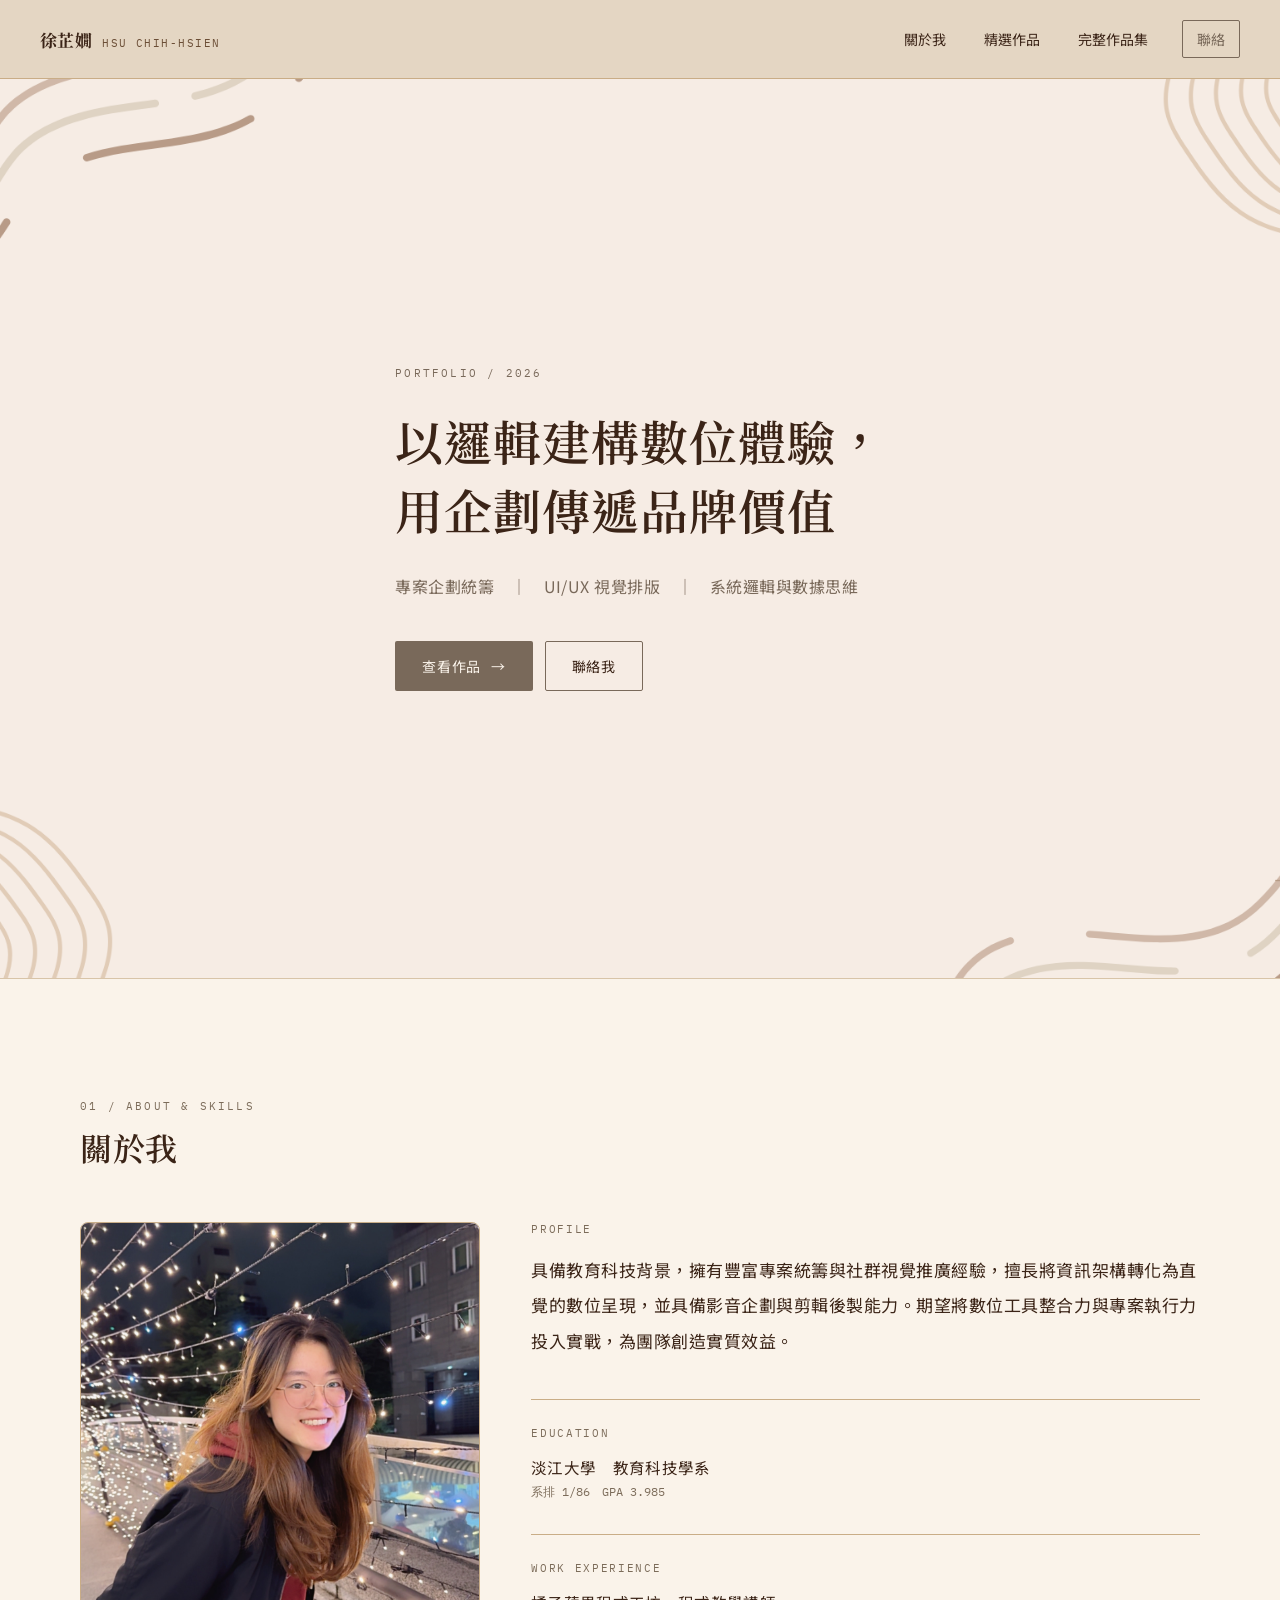
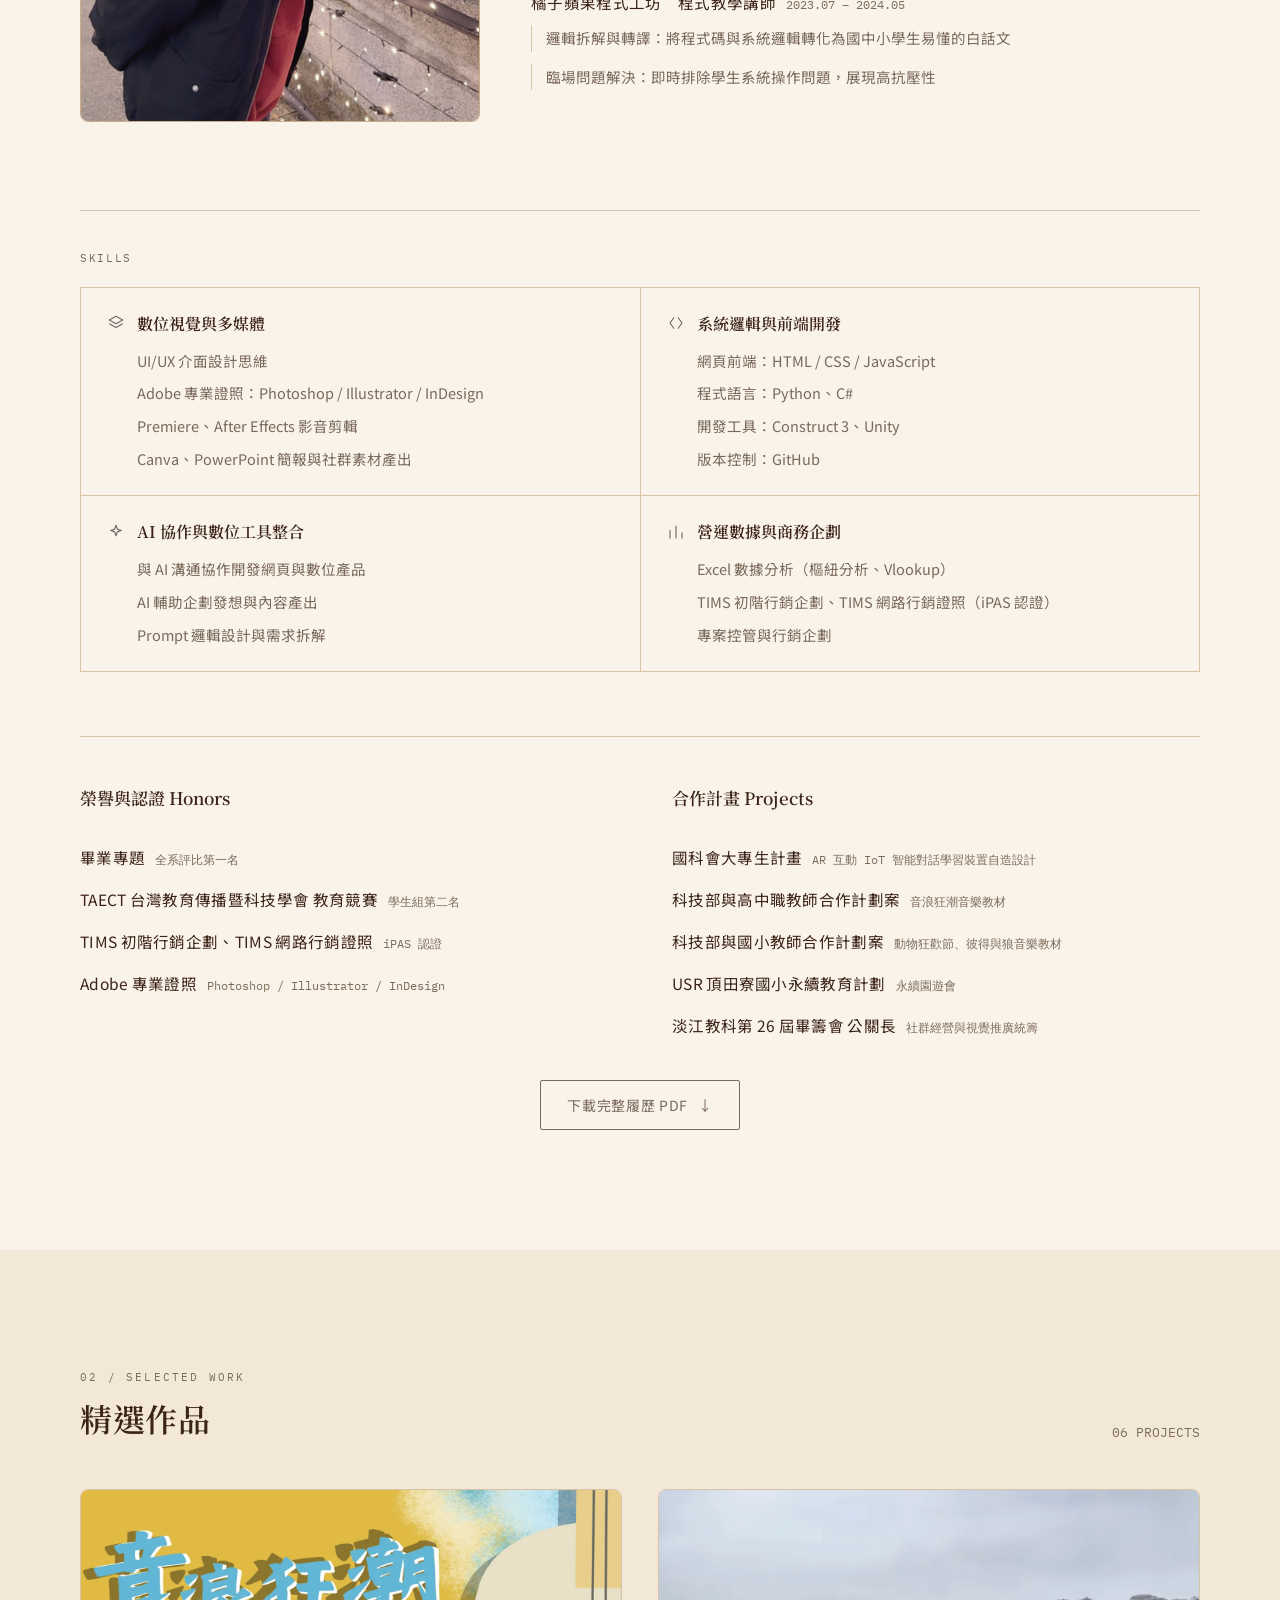
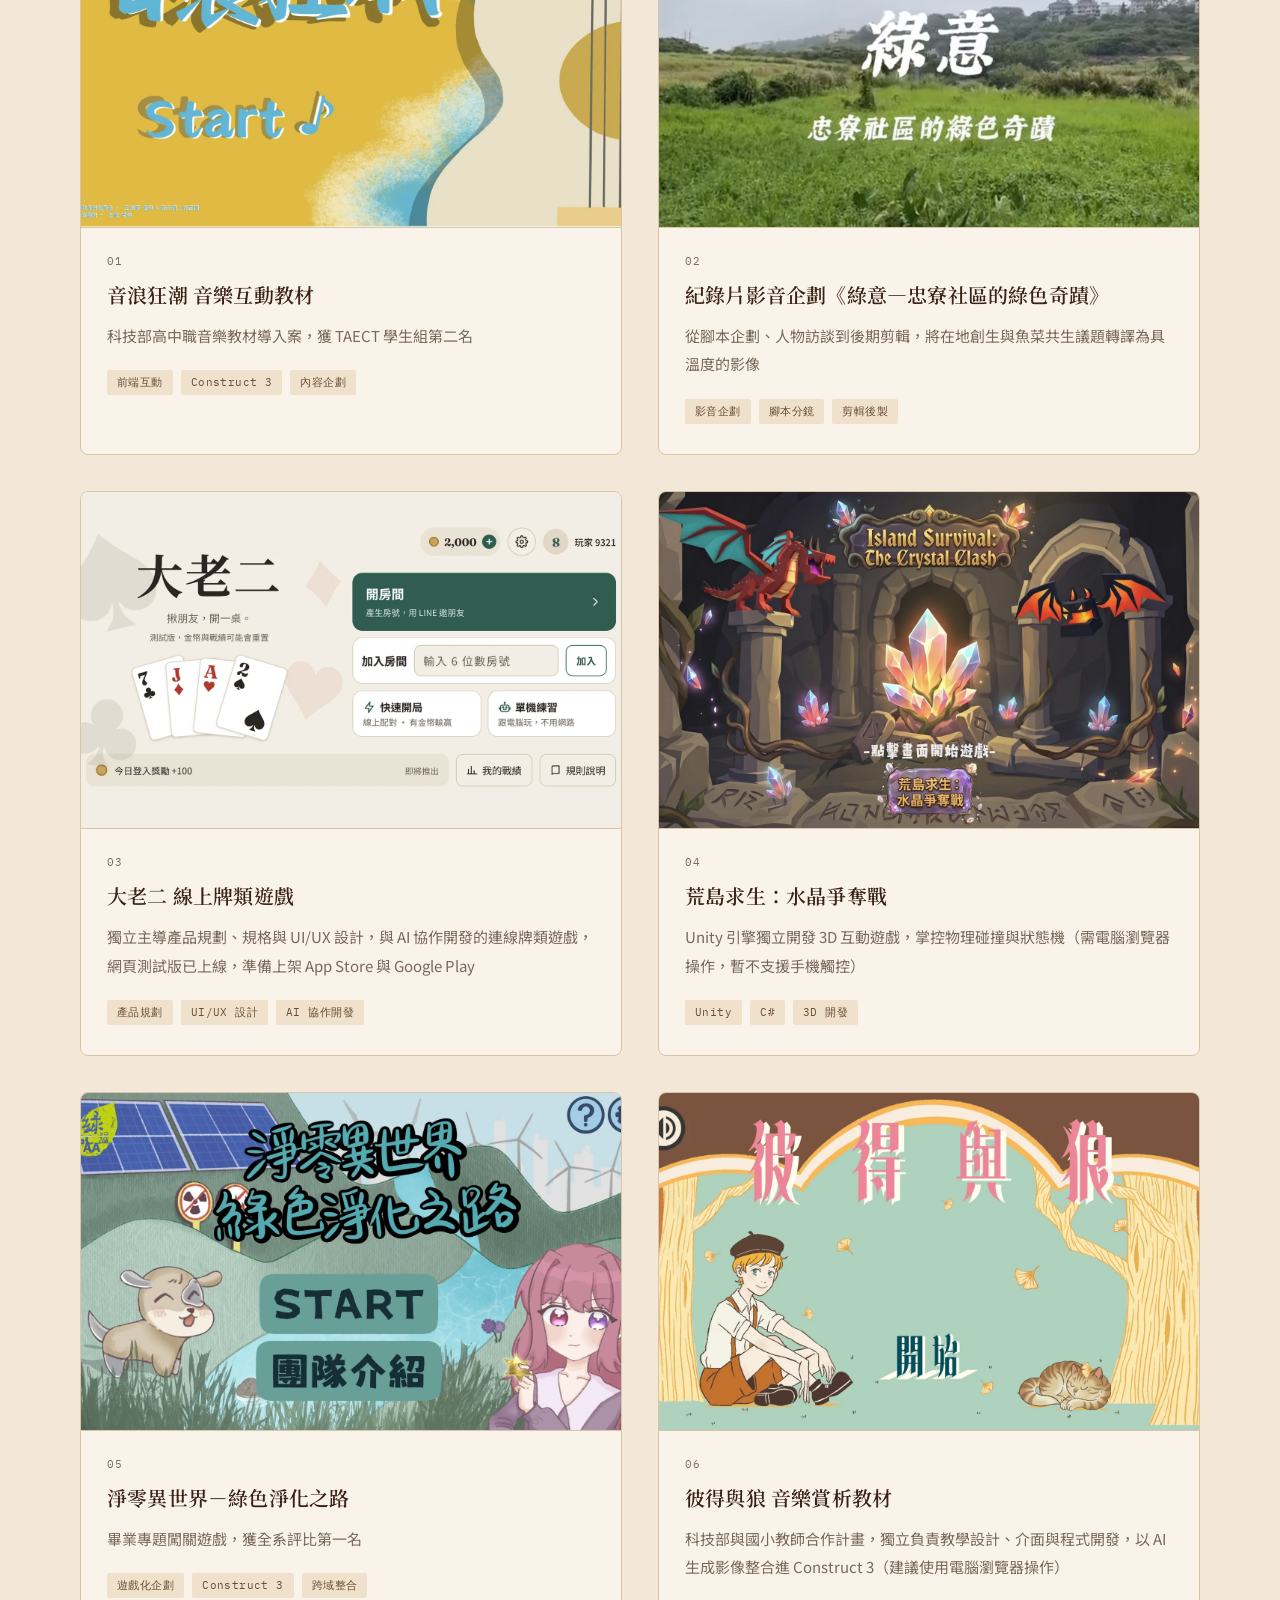
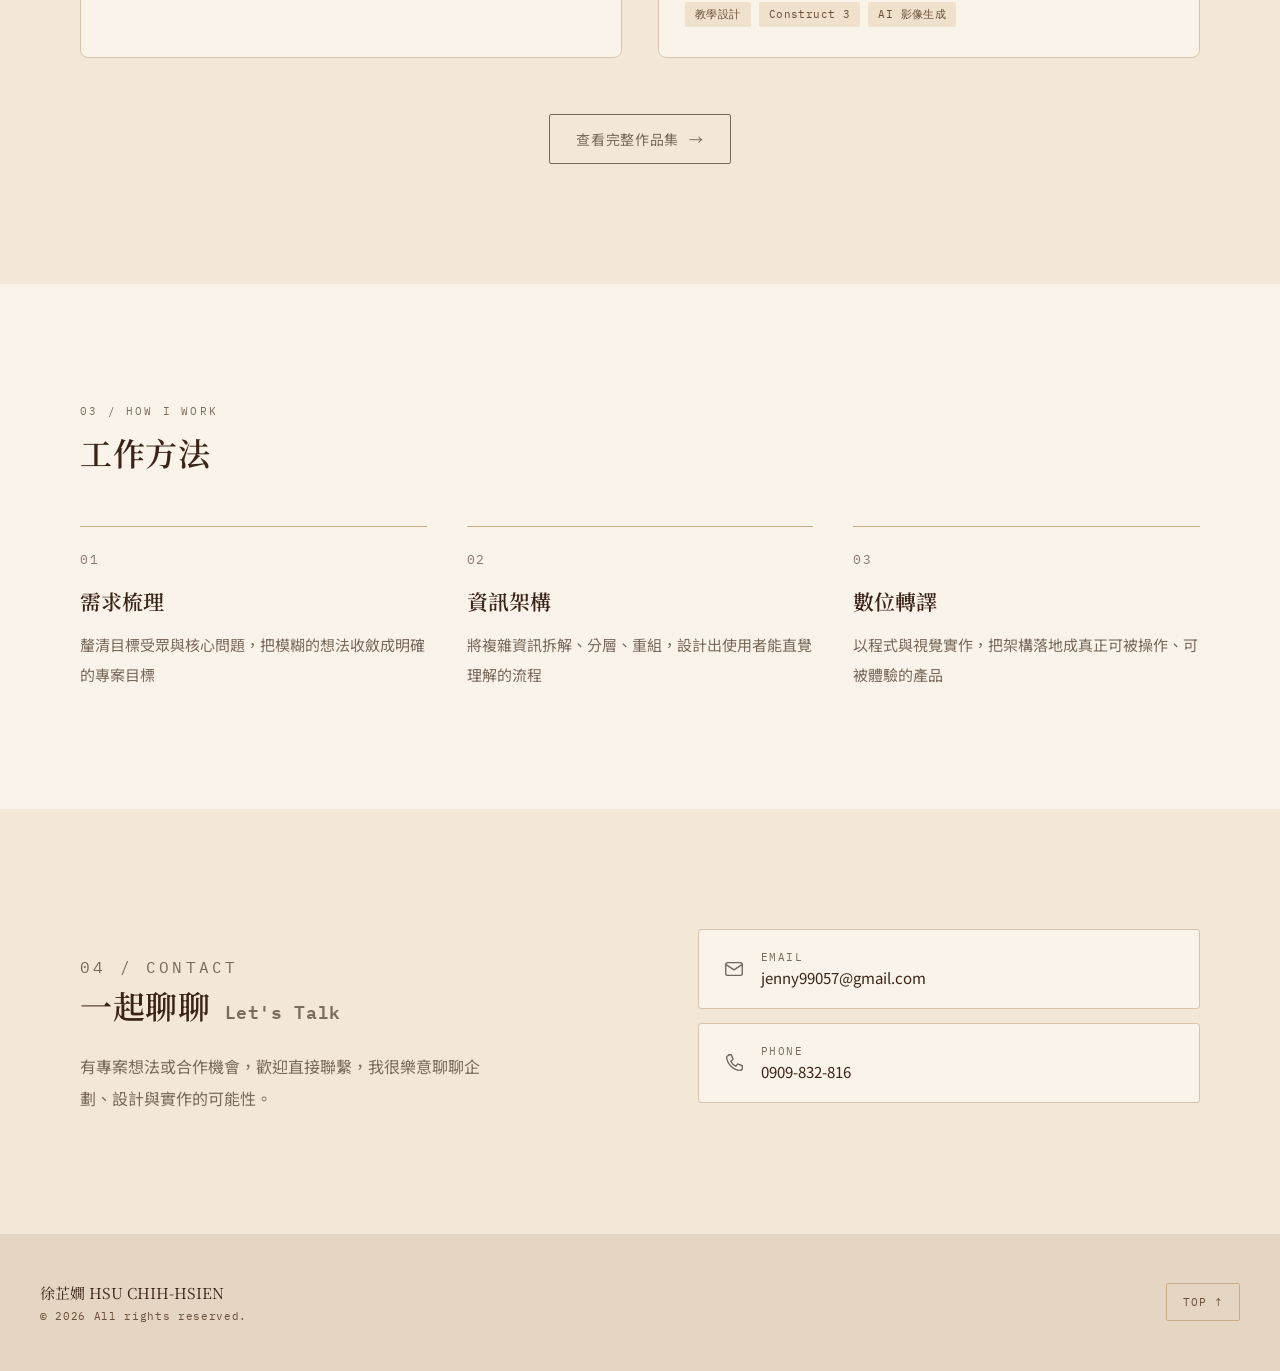
<file: index.html>
<!DOCTYPE html>
<html lang="zh-Hant">
<head>
<meta charset="UTF-8">
<meta name="viewport" content="width=device-width, initial-scale=1">
<title>徐芷嫺 HSU CHIH-HSIEN — Portfolio</title>
<meta name="description" content="徐芷嫺個人作品集：專案企劃統籌、UI/UX 視覺排版、系統邏輯與數據思維。">
<meta property="og:type" content="website">
<meta property="og:title" content="徐芷嫺 HSU CHIH-HSIEN — Portfolio">
<meta property="og:description" content="徐芷嫺個人作品集：專案企劃統籌、UI/UX 視覺排版、系統邏輯與數據思維。">
<meta property="og:url" content="https://411730178xian.github.io/Chih-Hsien_Portfolio/">
<meta property="og:image" content="https://411730178xian.github.io/Chih-Hsien_Portfolio/assets/images/social/og-cover.jpg?v=2">
<meta property="og:image:width" content="1200">
<meta property="og:image:height" content="675">
<meta name="twitter:card" content="summary_large_image">
<meta name="twitter:image" content="https://411730178xian.github.io/Chih-Hsien_Portfolio/assets/images/social/og-cover.jpg?v=2">
<link rel="preconnect" href="https://fonts.googleapis.com">
<link rel="preconnect" href="https://fonts.gstatic.com" crossorigin>
<link href="https://fonts.googleapis.com/css2?family=Noto+Sans+TC:wght@300;400;500;700&family=Noto+Serif+TC:wght@400;600;700&family=IBM+Plex+Mono:wght@400;500&display=swap" rel="stylesheet">
<link rel="stylesheet" href="css/style.css?v=6">
<link rel="icon" href="assets/icons/favicon.ico" sizes="any">
<link rel="icon" type="image/png" sizes="32x32" href="assets/icons/favicon-32.png">
<link rel="icon" type="image/png" sizes="16x16" href="assets/icons/favicon-16.png">
<link rel="apple-touch-icon" href="assets/icons/apple-touch-icon.png">
</head>
<body>

  <header class="site-header">
    <div class="nav-inner">
      <a href="#top" class="logo">
        <span class="logo-zh">徐芷嫺</span>
        <span class="logo-en">HSU CHIH-HSIEN</span>
      </a>
      <nav class="nav-links">
        <a href="#about" class="nav-link">關於我</a>
        <a href="#work" class="nav-link">精選作品</a>
        <a href="works.html" class="nav-link">完整作品集</a>
        <a href="#contact" class="nav-contact">聯絡</a>
      </nav>
      <button class="burger" type="button" aria-label="選單" aria-expanded="false" aria-controls="mobile-menu">
        <span></span><span></span><span></span>
      </button>
    </div>
    <div class="mobile-menu" id="mobile-menu">
      <a href="#about">關於 About</a>
      <a href="#work">精選作品 Work</a>
      <a href="works.html">完整作品集 All Works</a>
      <a href="#contact">聯絡 Contact</a>
    </div>
  </header>

  <main id="top">

    <!-- ============ HERO ============ -->
    <section class="hero">
      <div class="hero-inner">
        <p class="hero-kicker">PORTFOLIO / 2026</p>
        <h1 class="hero-title">以邏輯建構數位體驗，<br>用企劃傳遞品牌價值</h1>
        <p class="hero-sub">專案企劃統籌　｜　UI/UX 視覺排版　｜　系統邏輯與數據思維</p>
        <div class="hero-cta">
          <a href="#work" class="btn btn-primary">查看作品 <span aria-hidden="true">→</span></a>
          <a href="#contact" class="btn btn-outline-light">聯絡我</a>
        </div>
      </div>
    </section>

    <!-- ============ ABOUT & SKILLS ============ -->
    <section id="about" class="sec">
      <div class="inner">
        <p class="eyebrow">01 / ABOUT &amp; SKILLS</p>
        <h2>關於我</h2>

        <div class="about-cols">
          <div class="portrait">
            <img src="assets/images/profile/portrait.png" alt="徐芷嫺 個人照" onerror="this.style.display='none'">
            <div class="portrait-placeholder">
              <span class="portrait-label">個人照 PORTRAIT</span>
              <span class="portrait-size">4:5　1200×1500px</span>
            </div>
          </div>

          <div class="about-text">
            <p class="info-label">PROFILE</p>
            <p class="about-body">具備教育科技背景，擁有豐富專案統籌與社群視覺推廣經驗，擅長將資訊架構轉化為直覺的數位呈現，並具備影音企劃與剪輯後製能力。期望將數位工具整合力與專案執行力投入實戰，為團隊創造實質效益。</p>

            <div class="info-block">
              <p class="info-label">EDUCATION</p>
              <div class="info-title">淡江大學　教育科技學系</div>
              <div class="info-meta">系排 1/86　GPA 3.985</div>
            </div>

            <div class="info-block">
              <p class="info-label">WORK EXPERIENCE</p>
              <div class="info-row">
                <span class="info-title">橘子蘋果程式工坊　程式教學講師</span>
                <span class="info-meta">2023.07 – 2024.05</span>
              </div>
              <p class="info-note">邏輯拆解與轉譯：將程式碼與系統邏輯轉化為國中小學生易懂的白話文</p>
              <p class="info-note">臨場問題解決：即時排除學生系統操作問題，展現高抗壓性</p>
            </div>
          </div>
        </div>

        <div id="skills" class="skills-block">
          <p class="info-label">SKILLS</p>
          <div class="skills-grid">

              <div class="skill-card">
                <div class="skill-head">
                  <svg width="18" height="18" viewBox="0 0 24 24" fill="none" stroke="#6B6862" stroke-width="1.5" stroke-linejoin="round" aria-hidden="true">
                    <path d="M12 3l9 5-9 5-9-5 9-5z"/>
                    <path d="M3 13l9 5 9-5"/>
                  </svg>
                  <h3>數位視覺與多媒體</h3>
                </div>
                <ul class="skill-list">
                  <li>UI/UX 介面設計思維</li>
                  <li>Adobe 專業證照：Photoshop / Illustrator / InDesign</li>
                  <li>Premiere、After Effects 影音剪輯</li>
                  <li>Canva、PowerPoint 簡報與社群素材產出</li>
                </ul>
              </div>

              <div class="skill-card">
                <div class="skill-head">
                  <svg width="18" height="18" viewBox="0 0 24 24" fill="none" stroke="#6B6862" stroke-width="1.5" stroke-linecap="round" stroke-linejoin="round" aria-hidden="true">
                    <path d="M9 5L4 12l5 7"/>
                    <path d="M15 5l5 7-5 7"/>
                  </svg>
                  <h3>系統邏輯與前端開發</h3>
                </div>
                <ul class="skill-list">
                  <li>網頁前端：HTML / CSS / JavaScript</li>
                  <li>程式語言：Python、C#</li>
                  <li>開發工具：Construct 3、Unity</li>
                  <li>版本控制：GitHub</li>
                </ul>
              </div>

              <div class="skill-card">
                <div class="skill-head">
                  <svg width="18" height="18" viewBox="0 0 24 24" fill="none" stroke="#6B6862" stroke-width="1.5" stroke-linejoin="round" aria-hidden="true">
                    <path d="M12 3l1.8 5.2L19 10l-5.2 1.8L12 17l-1.8-5.2L5 10l5.2-1.8L12 3z"/>
                  </svg>
                  <h3>AI 協作與數位工具整合</h3>
                </div>
                <ul class="skill-list">
                  <li>與 AI 溝通協作開發網頁與數位產品</li>
                  <li>AI 輔助企劃發想與內容產出</li>
                  <li>Prompt 邏輯設計與需求拆解</li>
                </ul>
              </div>

              <div class="skill-card">
                <div class="skill-head">
                  <svg width="18" height="18" viewBox="0 0 24 24" fill="none" stroke="#6B6862" stroke-width="1.5" stroke-linecap="round" aria-hidden="true">
                    <path d="M4 20V10M12 20V4M20 20v-7"/>
                  </svg>
                  <h3>營運數據與商務企劃</h3>
                </div>
                <ul class="skill-list">
                  <li>Excel 數據分析（樞紐分析、Vlookup）</li>
                  <li>TIMS 初階行銷企劃、TIMS 網路行銷證照（iPAS 認證）</li>
                  <li>專案控管與行銷企劃</li>
                </ul>
              </div>

            </div>
          </div>

        <div class="exp-wrap">
          <div class="exp-block">
            <h3 class="exp-title">榮譽與認證 Honors</h3>
            <div class="exp-entries">
              <div>
                <div class="info-row">
                  <span class="info-title">畢業專題</span>
                  <span class="info-meta">全系評比第一名</span>
                </div>
              </div>
              <div>
                <div class="info-row">
                  <span class="info-title">TAECT 台灣教育傳播暨科技學會 教育競賽</span>
                  <span class="info-meta">學生組第二名</span>
                </div>
              </div>
              <div>
                <div class="info-row">
                  <span class="info-title">TIMS 初階行銷企劃、TIMS 網路行銷證照</span>
                  <span class="info-meta">iPAS 認證</span>
                </div>
              </div>
              <div>
                <div class="info-row">
                  <span class="info-title">Adobe 專業證照</span>
                  <span class="info-meta">Photoshop / Illustrator / InDesign</span>
                </div>
              </div>
            </div>
          </div>

          <div class="exp-block">
            <h3 class="exp-title">合作計畫 Projects</h3>
            <div class="exp-entries">
              <div>
                <div class="info-row">
                  <span class="info-title">國科會大專生計畫</span>
                  <span class="info-meta">AR 互動 IoT 智能對話學習裝置自造設計</span>
                </div>
              </div>
              <div>
                <div class="info-row">
                  <span class="info-title">科技部與高中職教師合作計劃案</span>
                  <span class="info-meta">音浪狂潮音樂教材</span>
                </div>
              </div>
              <div>
                <div class="info-row">
                  <span class="info-title">科技部與國小教師合作計劃案</span>
                  <span class="info-meta">動物狂歡節、彼得與狼音樂教材</span>
                </div>
              </div>
              <div>
                <div class="info-row">
                  <span class="info-title">USR 頂田寮國小永續教育計劃</span>
                  <span class="info-meta">永續園遊會</span>
                </div>
              </div>
              <div>
                <div class="info-row">
                  <span class="info-title">淡江教科第 26 屆畢籌會 公關長</span>
                  <span class="info-meta">社群經營與視覺推廣統籌</span>
                </div>
              </div>
            </div>
          </div>
        </div>

        <div class="resume-cta">
          <a href="assets/resume/徐芷嫺履歷.pdf?v=2" target="_blank" rel="noopener" download="徐芷嫺履歷.pdf" class="btn btn-outline">下載完整履歷 PDF <span aria-hidden="true">↓</span></a>
        </div>
      </div>
    </section>

    <!-- ============ SELECTED WORK ============ -->
    <section id="work" class="sec-alt">
      <div class="inner">
        <div style="display:flex; flex-wrap:wrap; align-items:flex-end; justify-content:space-between; gap:16px; margin-bottom:48px">
          <div>
            <p class="eyebrow">02 / SELECTED WORK</p>
            <h2>精選作品</h2>
          </div>
          <p style="margin:0; font-size:13px; color:var(--color-text-faint); font-family:var(--font-mono)">06 PROJECTS</p>
        </div>

        <div class="work-grid">

          <a href="https://xian1215.itch.io/music-project" target="_blank" rel="noopener" class="work-card">
            <div class="work-cover">
              <img src="assets/images/works/work-05.webp" alt="音浪狂潮 音樂互動教材 封面" loading="lazy" decoding="async" onerror="this.style.display='none'">
              <div class="work-cover-placeholder">
                <span class="cover-label">COVER 16:10</span>
                <span class="cover-size">建議 1600×1000px</span>
              </div>
            </div>
            <div class="work-body">
              <div class="work-no">01</div>
              <h3 class="work-title">音浪狂潮 音樂互動教材</h3>
              <p class="work-desc">科技部高中職音樂教材導入案，獲 TAECT 學生組第二名</p>
              <div class="tag-row">
                <span class="tag">前端互動</span>
                <span class="tag">Construct 3</span>
                <span class="tag">內容企劃</span>
              </div>
            </div>
          </a>

          <a href="https://youtu.be/BY8ViOmGTmM" target="_blank" rel="noopener" class="work-card">
            <div class="work-cover">
              <img src="assets/images/works/work-03.webp" alt="紀錄片影音企劃《綠意—忠寮社區的綠色奇蹟》 封面" loading="lazy" decoding="async" onerror="this.style.display='none'">
              <div class="work-cover-placeholder">
                <span class="cover-label">COVER 16:10</span>
                <span class="cover-size">建議 1600×1000px</span>
              </div>
            </div>
            <div class="work-body">
              <div class="work-no">02</div>
              <h3 class="work-title">紀錄片影音企劃《綠意—忠寮社區的綠色奇蹟》</h3>
              <p class="work-desc">從腳本企劃、人物訪談到後期剪輯，將在地創生與魚菜共生議題轉譯為具溫度的影像</p>
              <div class="tag-row">
                <span class="tag">影音企劃</span>
                <span class="tag">腳本分鏡</span>
                <span class="tag">剪輯後製</span>
              </div>
            </div>
          </a>

          <a href="https://big-two.pages.dev" target="_blank" rel="noopener" class="work-card">
            <div class="work-cover">
              <img src="assets/images/works/work-16.webp" alt="大老二 線上牌類遊戲 封面" loading="lazy" decoding="async" onerror="this.style.display='none'">
              <div class="work-cover-placeholder">
                <span class="cover-label">COVER 16:10</span>
                <span class="cover-size">建議 1600×1000px</span>
              </div>
            </div>
            <div class="work-body">
              <div class="work-no">03</div>
              <h3 class="work-title">大老二 線上牌類遊戲</h3>
              <p class="work-desc">獨立主導產品規劃、規格與 UI/UX 設計，與 AI 協作開發的連線牌類遊戲，網頁測試版已上線，準備上架 App Store 與 Google Play</p>
              <div class="tag-row">
                <span class="tag">產品規劃</span>
                <span class="tag">UI/UX 設計</span>
                <span class="tag">AI 協作開發</span>
              </div>
            </div>
          </a>

          <a href="https://xian1215.itch.io/island-survival-the-crystal-clash" target="_blank" rel="noopener" class="work-card">
            <div class="work-cover">
              <img src="assets/images/works/work-07.webp" alt="荒島求生：水晶爭奪戰 封面" loading="lazy" decoding="async" onerror="this.style.display='none'">
              <div class="work-cover-placeholder">
                <span class="cover-label">COVER 16:10</span>
                <span class="cover-size">建議 1600×1000px</span>
              </div>
            </div>
            <div class="work-body">
              <div class="work-no">04</div>
              <h3 class="work-title">荒島求生：水晶爭奪戰</h3>
              <p class="work-desc">Unity 引擎獨立開發 3D 互動遊戲，掌控物理碰撞與狀態機（需電腦瀏覽器操作，暫不支援手機觸控）</p>
              <div class="tag-row">
                <span class="tag">Unity</span>
                <span class="tag">C#</span>
                <span class="tag">3D 開發</span>
              </div>
            </div>
          </a>

          <a href="https://6831bec1b82cb1c73385c4f5--celebrated-hummingbird-86bf99.netlify.app" target="_blank" rel="noopener" class="work-card">
            <div class="work-cover">
              <img src="assets/images/works/work-08.webp" alt="淨零異世界－綠色淨化之路 封面" loading="lazy" decoding="async" onerror="this.style.display='none'">
              <div class="work-cover-placeholder">
                <span class="cover-label">COVER 16:10</span>
                <span class="cover-size">建議 1600×1000px</span>
              </div>
            </div>
            <div class="work-body">
              <div class="work-no">05</div>
              <h3 class="work-title">淨零異世界－綠色淨化之路</h3>
              <p class="work-desc">畢業專題闖關遊戲，獲全系評比第一名</p>
              <div class="tag-row">
                <span class="tag">遊戲化企劃</span>
                <span class="tag">Construct 3</span>
                <span class="tag">跨域整合</span>
              </div>
            </div>
          </a>

          <a href="https://xian1215.itch.io/peter-and-the-wolf" target="_blank" rel="noopener" class="work-card">
            <div class="work-cover">
              <img src="assets/images/works/work-14.webp" alt="彼得與狼 音樂賞析教材 封面" loading="lazy" decoding="async" onerror="this.style.display='none'">
              <div class="work-cover-placeholder">
                <span class="cover-label">COVER 16:10</span>
                <span class="cover-size">建議 1600×1000px</span>
              </div>
            </div>
            <div class="work-body">
              <div class="work-no">06</div>
              <h3 class="work-title">彼得與狼 音樂賞析教材</h3>
              <p class="work-desc">科技部與國小教師合作計畫，獨立負責教學設計、介面與程式開發，以 AI 生成影像整合進 Construct 3（建議使用電腦瀏覽器操作）</p>
              <div class="tag-row">
                <span class="tag">教學設計</span>
                <span class="tag">Construct 3</span>
                <span class="tag">AI 影像生成</span>
              </div>
            </div>
          </a>

          <!-- 暫時移除：紐西蘭南島家庭自駕旅遊 Web（之後要恢復，把這整塊註解拿掉、換掉上面彼得與狼那張卡片即可）
          <a href="https://411730178xian.github.io/nz-south-island-trip/" target="_blank" rel="noopener" class="work-card">
            <div class="work-cover">
              <img src="assets/images/works/work-13.webp" alt="紐西蘭南島家庭自駕旅遊 Web 封面" loading="lazy" decoding="async" onerror="this.style.display='none'">
              <div class="work-cover-placeholder">
                <span class="cover-label">COVER 16:10</span>
                <span class="cover-size">建議 1600×1000px</span>
              </div>
            </div>
            <div class="work-body">
              <div class="work-no">06</div>
              <h3 class="work-title">紐西蘭南島家庭自駕旅遊 Web</h3>
              <p class="work-desc">與 Claude AI 協作開發響應式網頁，含動態進度計算功能</p>
              <div class="tag-row">
                <span class="tag">AI 協作</span>
                <span class="tag">響應式設計</span>
                <span class="tag">UI/UX</span>
              </div>
            </div>
          </a>
          -->

        </div>

        <div style="display:flex; justify-content:center; margin-top:56px">
          <a href="works.html" class="btn btn-outline">查看完整作品集 <span aria-hidden="true">→</span></a>
        </div>
      </div>
    </section>

    <!-- ============ HOW I WORK ============ -->
    <section class="sec">
      <div class="inner">
        <p class="eyebrow">03 / HOW I WORK</p>
        <h2>工作方法</h2>
        <div class="steps-grid">
          <div class="step">
            <div class="step-no">01</div>
            <h3>需求梳理</h3>
            <p>釐清目標受眾與核心問題，把模糊的想法收斂成明確的專案目標</p>
          </div>
          <div class="step">
            <div class="step-no">02</div>
            <h3>資訊架構</h3>
            <p>將複雜資訊拆解、分層、重組，設計出使用者能直覺理解的流程</p>
          </div>
          <div class="step">
            <div class="step-no">03</div>
            <h3>數位轉譯</h3>
            <p>以程式與視覺實作，把架構落地成真正可被操作、可被體驗的產品</p>
          </div>
        </div>
      </div>
    </section>

    <!-- ============ CONTACT ============ -->
    <section id="contact" class="sec-alt">
      <div class="inner">
        <div class="contact-wrap">
          <div class="contact-copy">
            <p class="eyebrow">04 / CONTACT</p>
            <h2>一起聊聊<span style="font-family:var(--font-mono); font-size:18px; color:var(--color-text-faint); margin-left:14px">Let's Talk</span></h2>
            <p>有專案想法或合作機會，歡迎直接聯繫，我很樂意聊聊企劃、設計與實作的可能性。</p>
          </div>
          <div class="contact-links">
            <a href="mailto:jenny99057@gmail.com" class="contact-card">
              <svg width="22" height="22" viewBox="0 0 24 24" fill="none" stroke="#6B6862" stroke-width="1.5" stroke-linecap="round" stroke-linejoin="round" aria-hidden="true">
                <rect x="3" y="5" width="18" height="14" rx="2"/>
                <path d="M3 7l9 6 9-6"/>
              </svg>
              <span class="contact-card-body">
                <span class="contact-card-label">EMAIL</span>
                <span class="contact-card-value">jenny99057@gmail.com</span>
              </span>
            </a>
            <a href="tel:0909832816" class="contact-card">
              <svg width="22" height="22" viewBox="0 0 24 24" fill="none" stroke="#6B6862" stroke-width="1.5" stroke-linecap="round" stroke-linejoin="round" aria-hidden="true">
                <path d="M6 3h3l2 5-2.5 2a11 11 0 0 0 5.5 5.5l2-2.5 5 2v3a2 2 0 0 1-2 2A16 16 0 0 1 4 6a2 2 0 0 1 2-2z"/>
              </svg>
              <span class="contact-card-body">
                <span class="contact-card-label">PHONE</span>
                <span class="contact-card-value">0909-832-816</span>
              </span>
            </a>
          </div>
        </div>
      </div>
    </section>

  </main>

  <footer class="site-footer">
    <div class="foot-inner">
      <div class="foot-name">
        <span class="foot-name-zh">徐芷嫺 HSU CHIH-HSIEN</span>
        <span class="foot-copyright">© 2026 All rights reserved.</span>
      </div>
      <a href="#top" class="top-link">TOP ↑</a>
    </div>
  </footer>

<script src="js/main.js"></script>
</body>
</html>
</file>
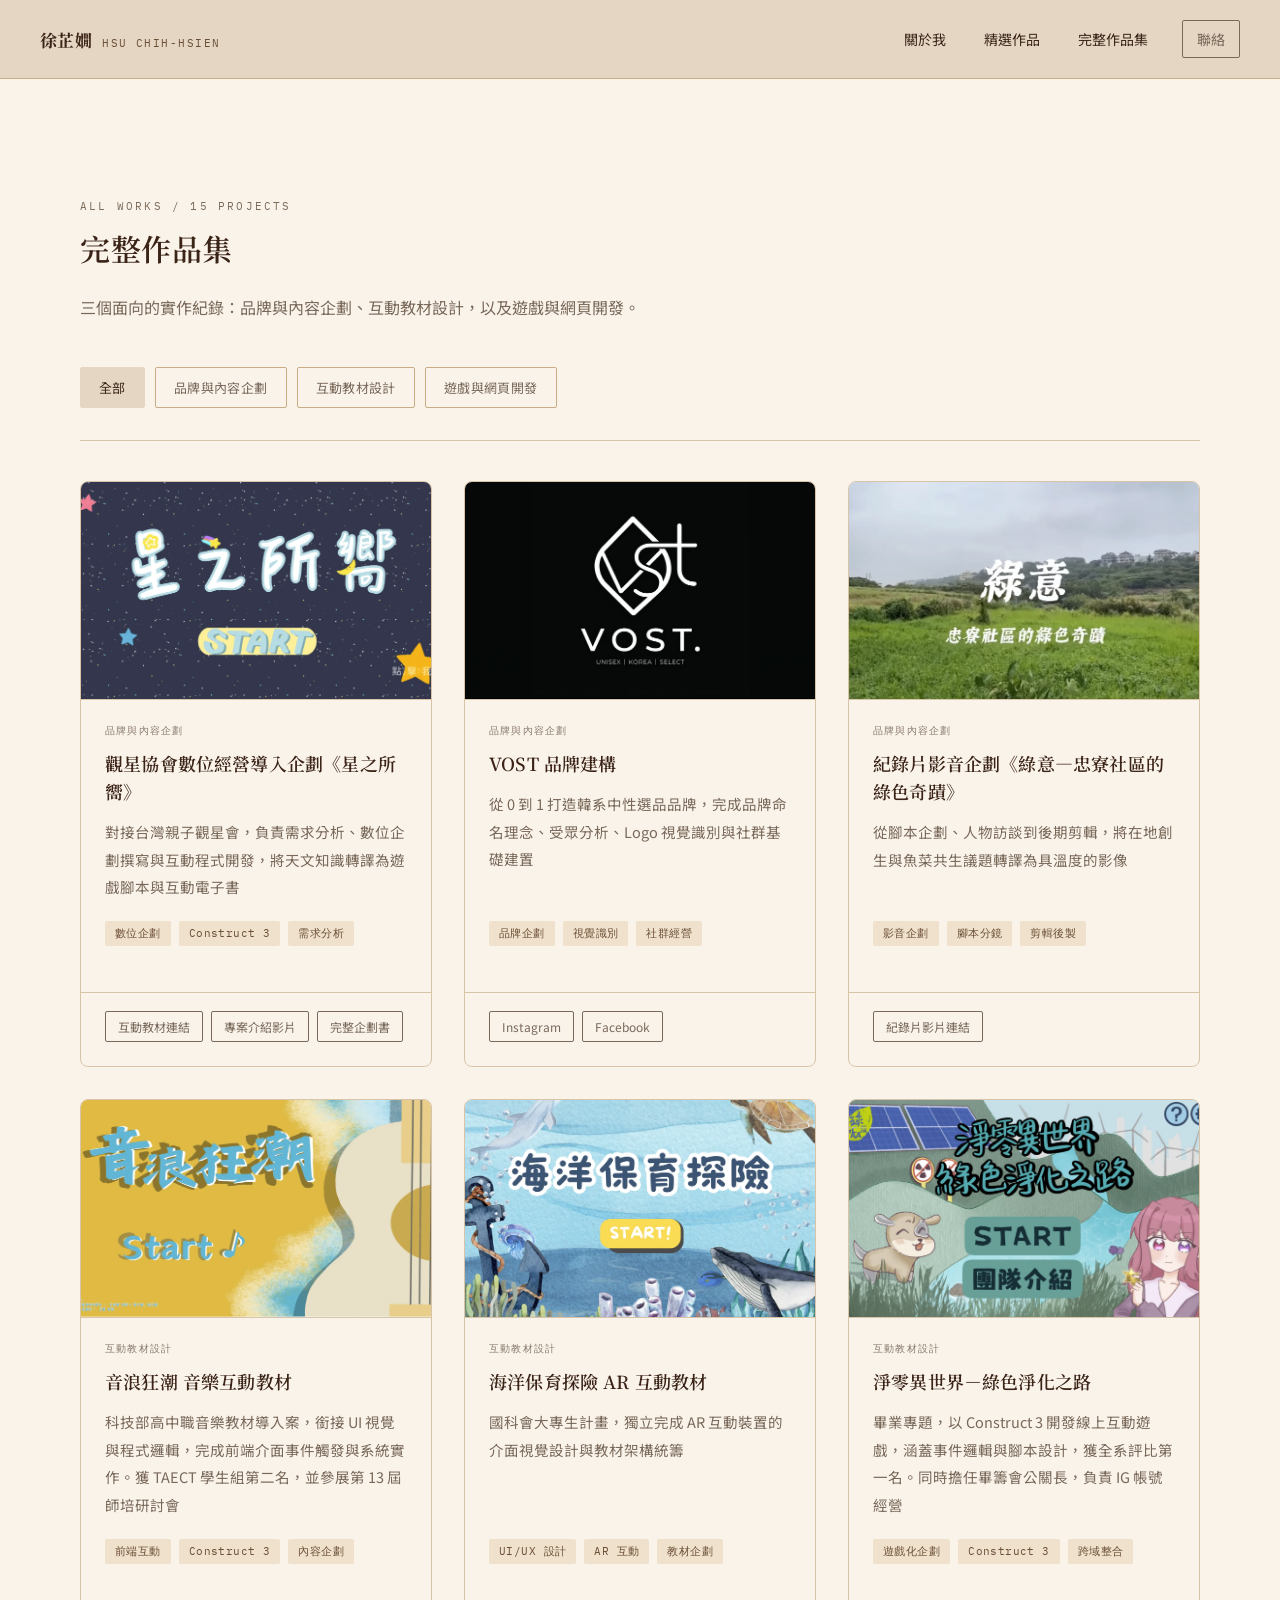
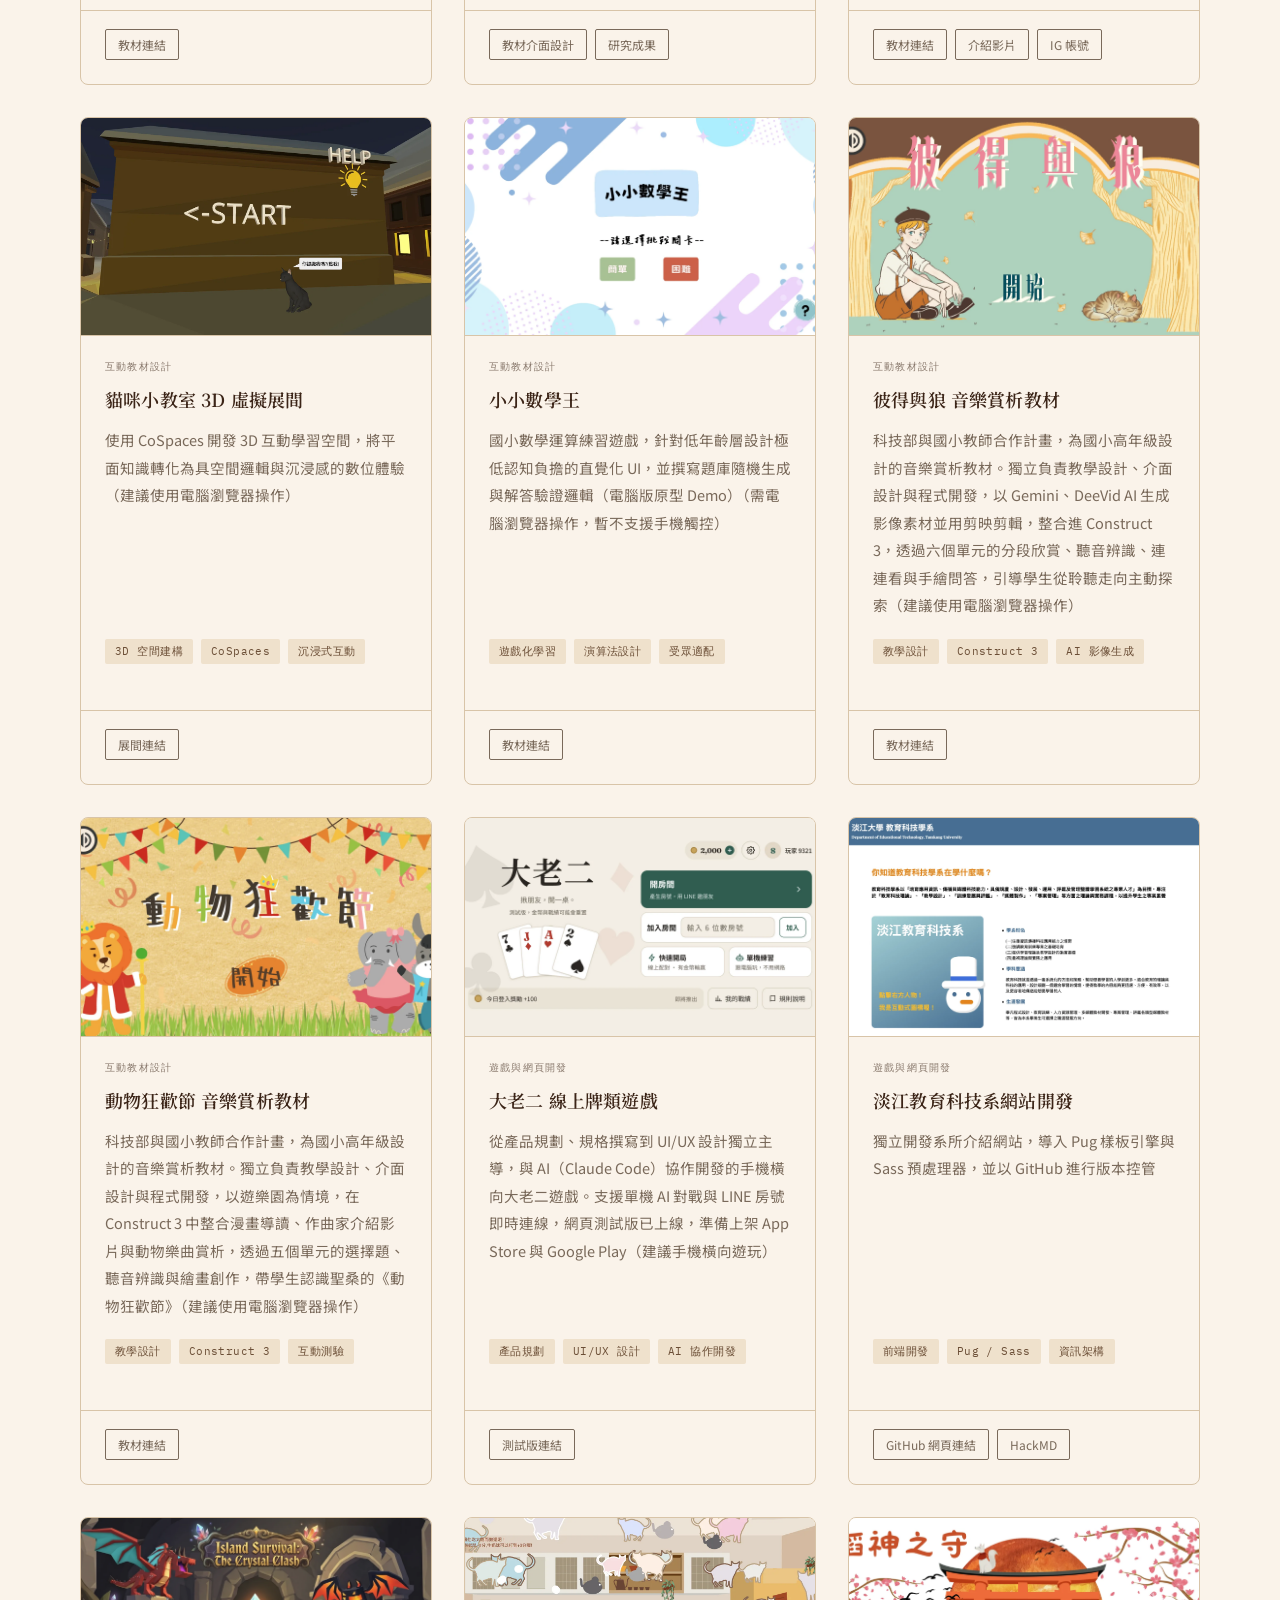
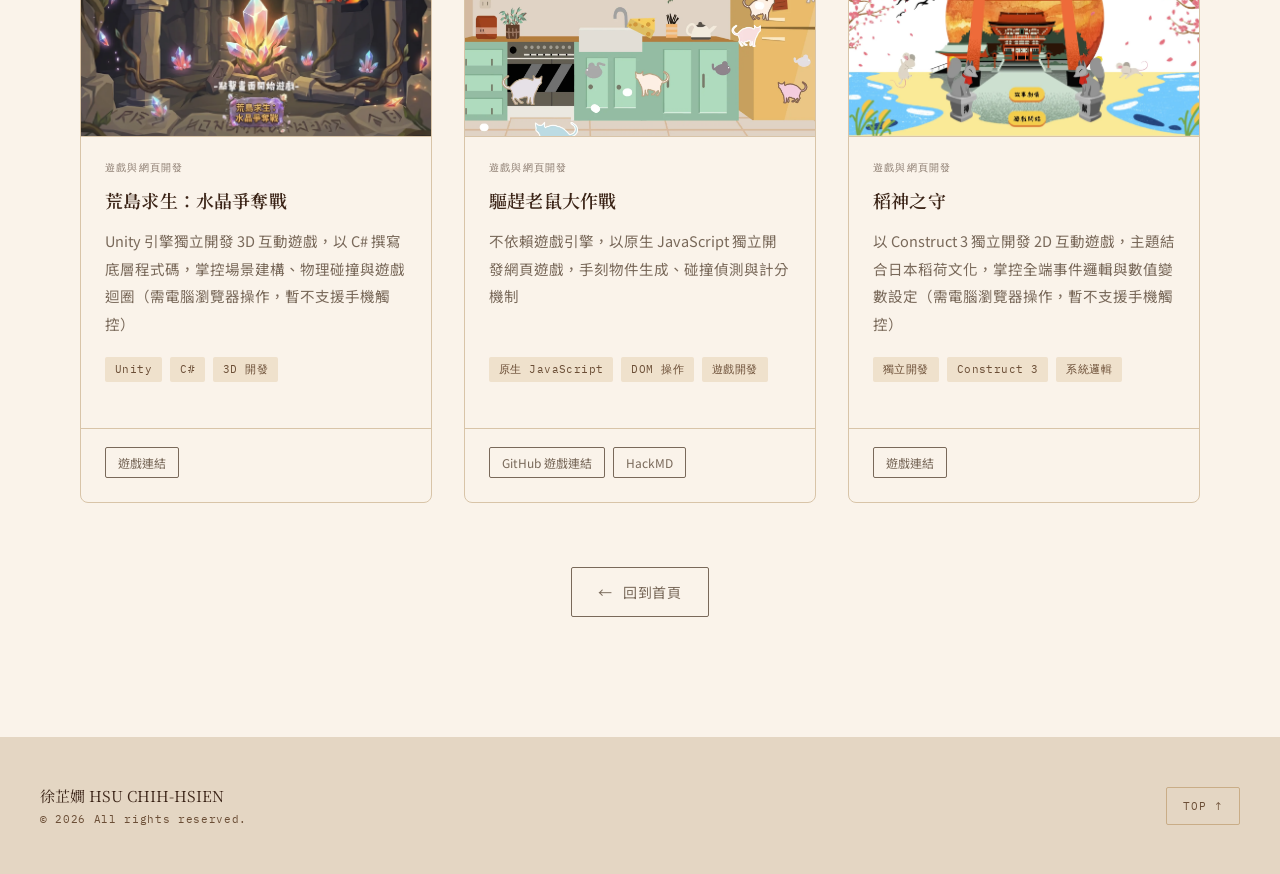
<file: works.html>
<!DOCTYPE html>
<html lang="zh-Hant">
<head>
<meta charset="UTF-8">
<meta name="viewport" content="width=device-width, initial-scale=1">
<title>完整作品集 — 徐芷嫺 HSU CHIH-HSIEN</title>
<meta name="description" content="徐芷嫺完整作品集，共 15 個專案：品牌與內容企劃、互動教材設計、遊戲與網頁開發。">
<meta property="og:type" content="website">
<meta property="og:title" content="完整作品集 — 徐芷嫺 HSU CHIH-HSIEN">
<meta property="og:description" content="徐芷嫺完整作品集，共 15 個專案：品牌與內容企劃、互動教材設計、遊戲與網頁開發。">
<meta property="og:url" content="https://411730178xian.github.io/Chih-Hsien_Portfolio/works.html">
<meta property="og:image" content="https://411730178xian.github.io/Chih-Hsien_Portfolio/assets/images/social/og-cover.jpg?v=2">
<meta property="og:image:width" content="1200">
<meta property="og:image:height" content="675">
<meta name="twitter:card" content="summary_large_image">
<meta name="twitter:image" content="https://411730178xian.github.io/Chih-Hsien_Portfolio/assets/images/social/og-cover.jpg?v=2">
<link rel="preconnect" href="https://fonts.googleapis.com">
<link rel="preconnect" href="https://fonts.gstatic.com" crossorigin>
<link href="https://fonts.googleapis.com/css2?family=Noto+Sans+TC:wght@300;400;500;700&family=Noto+Serif+TC:wght@400;600;700&family=IBM+Plex+Mono:wght@400;500&display=swap" rel="stylesheet">
<link rel="stylesheet" href="css/style.css?v=6">
<link rel="icon" href="assets/icons/favicon.ico" sizes="any">
<link rel="icon" type="image/png" sizes="32x32" href="assets/icons/favicon-32.png">
<link rel="icon" type="image/png" sizes="16x16" href="assets/icons/favicon-16.png">
<link rel="apple-touch-icon" href="assets/icons/apple-touch-icon.png">
</head>
<body>

  <header class="site-header">
    <div class="nav-inner">
      <a href="index.html#top" class="logo">
        <span class="logo-zh">徐芷嫺</span>
        <span class="logo-en">HSU CHIH-HSIEN</span>
      </a>
      <nav class="nav-links">
        <a href="index.html#about" class="nav-link">關於我</a>
        <a href="index.html#work" class="nav-link">精選作品</a>
        <a href="works.html" class="nav-link">完整作品集</a>
        <a href="index.html#contact" class="nav-contact">聯絡</a>
      </nav>
      <button class="burger" type="button" aria-label="選單" aria-expanded="false" aria-controls="mobile-menu">
        <span></span><span></span><span></span>
      </button>
    </div>
    <div class="mobile-menu" id="mobile-menu">
      <a href="index.html#about">關於 About</a>
      <a href="index.html#work">精選作品 Work</a>
      <a href="works.html">完整作品集 All Works</a>
      <a href="index.html#contact">聯絡 Contact</a>
    </div>
  </header>

  <main id="top">
    <section class="sec">
      <div class="inner">
        <p class="eyebrow" style="margin-bottom:14px">ALL WORKS / 15 PROJECTS</p>
        <h1 style="font-size:30px">完整作品集</h1>
        <p class="works-intro">三個面向的實作紀錄：品牌與內容企劃、互動教材設計，以及遊戲與網頁開發。</p>

        <div class="filter-row">
          <button class="filter-btn is-active" type="button" data-filter="全部">全部</button>
          <button class="filter-btn" type="button" data-filter="品牌與內容企劃">品牌與內容企劃</button>
          <button class="filter-btn" type="button" data-filter="互動教材設計">互動教材設計</button>
          <button class="filter-btn" type="button" data-filter="遊戲與網頁開發">遊戲與網頁開發</button>
        </div>

        <div class="works-grid">

          <!-- 01 -->
          <div class="work-card" data-category="品牌與內容企劃">
            <a class="work-card-link" href="https://xian1215.itch.io/start" target="_blank" rel="noopener">
            <div class="work-cover">
              <img src="assets/images/works/work-01.webp" alt="觀星協會數位經營導入企劃《星之所嚮》 封面" loading="lazy" decoding="async" onerror="this.style.display='none'">
              <div class="work-cover-placeholder">
                <span class="cover-label">COVER 16:10</span>
                <span class="cover-size">建議 1600×1000px</span>
              </div>
            </div>
            <div class="work-body">
              <div class="work-cat">品牌與內容企劃</div>
              <h3 class="work-title">觀星協會數位經營導入企劃《星之所嚮》</h3>
              <p class="work-desc">對接台灣親子觀星會，負責需求分析、數位企劃撰寫與互動程式開發，將天文知識轉譯為遊戲腳本與互動電子書</p>
              <div class="tag-row">
                <span class="tag">數位企劃</span>
                <span class="tag">Construct 3</span>
                <span class="tag">需求分析</span>
              </div>
                          </div>
          </a>
          <div class="link-row">
                <a href="https://xian1215.itch.io/start" target="_blank" rel="noopener" class="link-pill">互動教材連結</a>
                <a href="https://reurl.cc/M2GAN4" target="_blank" rel="noopener" class="link-pill">專案介紹影片</a>
                <a href="https://reurl.cc/9WQrGO" target="_blank" rel="noopener" class="link-pill">完整企劃書</a>
              </div>
        </div>

          <!-- 02 -->
          <div class="work-card" data-category="品牌與內容企劃">
            <a class="work-card-link" href="https://www.instagram.com/vost.select" target="_blank" rel="noopener">
            <div class="work-cover">
              <img src="assets/images/works/work-02.webp" alt="VOST 品牌建構 封面" loading="lazy" decoding="async" onerror="this.style.display='none'">
              <div class="work-cover-placeholder">
                <span class="cover-label">COVER 16:10</span>
                <span class="cover-size">建議 1600×1000px</span>
              </div>
            </div>
            <div class="work-body">
              <div class="work-cat">品牌與內容企劃</div>
              <h3 class="work-title">VOST 品牌建構</h3>
              <p class="work-desc">從 0 到 1 打造韓系中性選品品牌，完成品牌命名理念、受眾分析、Logo 視覺識別與社群基礎建置</p>
              <div class="tag-row">
                <span class="tag">品牌企劃</span>
                <span class="tag">視覺識別</span>
                <span class="tag">社群經營</span>
              </div>
                          </div>
          </a>
          <div class="link-row">
                <a href="https://www.instagram.com/vost.select" target="_blank" rel="noopener" class="link-pill">Instagram</a>
                <a href="https://www.facebook.com/share/1DZ78wTrxf/" target="_blank" rel="noopener" class="link-pill">Facebook</a>
              </div>
        </div>

          <!-- 03 -->
          <div class="work-card" data-category="品牌與內容企劃">
            <a class="work-card-link" href="https://youtu.be/BY8ViOmGTmM" target="_blank" rel="noopener">
            <div class="work-cover">
              <img src="assets/images/works/work-03.webp" alt="紀錄片影音企劃《綠意—忠寮社區的綠色奇蹟》 封面" loading="lazy" decoding="async" onerror="this.style.display='none'">
              <div class="work-cover-placeholder">
                <span class="cover-label">COVER 16:10</span>
                <span class="cover-size">建議 1600×1000px</span>
              </div>
            </div>
            <div class="work-body">
              <div class="work-cat">品牌與內容企劃</div>
              <h3 class="work-title">紀錄片影音企劃《綠意—忠寮社區的綠色奇蹟》</h3>
              <p class="work-desc">從腳本企劃、人物訪談到後期剪輯，將在地創生與魚菜共生議題轉譯為具溫度的影像</p>
              <div class="tag-row">
                <span class="tag">影音企劃</span>
                <span class="tag">腳本分鏡</span>
                <span class="tag">剪輯後製</span>
              </div>
                          </div>
          </a>
          <div class="link-row">
                <a href="https://youtu.be/BY8ViOmGTmM" target="_blank" rel="noopener" class="link-pill">紀錄片影片連結</a>
              </div>
        </div>

          <!-- 05 -->
          <div class="work-card" data-category="互動教材設計">
            <a class="work-card-link" href="https://xian1215.itch.io/music-project" target="_blank" rel="noopener">
            <div class="work-cover">
              <img src="assets/images/works/work-05.webp" alt="音浪狂潮 音樂互動教材 封面" loading="lazy" decoding="async" onerror="this.style.display='none'">
              <div class="work-cover-placeholder">
                <span class="cover-label">COVER 16:10</span>
                <span class="cover-size">建議 1600×1000px</span>
              </div>
            </div>
            <div class="work-body">
              <div class="work-cat">互動教材設計</div>
              <h3 class="work-title">音浪狂潮 音樂互動教材</h3>
              <p class="work-desc">科技部高中職音樂教材導入案，銜接 UI 視覺與程式邏輯，完成前端介面事件觸發與系統實作。獲 TAECT 學生組第二名，並參展第 13 屆師培研討會</p>
              <div class="tag-row">
                <span class="tag">前端互動</span>
                <span class="tag">Construct 3</span>
                <span class="tag">內容企劃</span>
              </div>
                          </div>
          </a>
          <div class="link-row">
                <a href="https://xian1215.itch.io/music-project" target="_blank" rel="noopener" class="link-pill">教材連結</a>
              </div>
        </div>

          <!-- 06 -->
          <div class="work-card" data-category="互動教材設計">
            <a class="work-card-link" href="https://canva.link/zanthvpoir3hhmb" target="_blank" rel="noopener">
            <div class="work-cover">
              <img src="assets/images/works/work-06.webp" alt="海洋保育探險 AR 互動教材 封面" loading="lazy" decoding="async" onerror="this.style.display='none'">
              <div class="work-cover-placeholder">
                <span class="cover-label">COVER 16:10</span>
                <span class="cover-size">建議 1600×1000px</span>
              </div>
            </div>
            <div class="work-body">
              <div class="work-cat">互動教材設計</div>
              <h3 class="work-title">海洋保育探險 AR 互動教材</h3>
              <p class="work-desc">國科會大專生計畫，獨立完成 AR 互動裝置的介面視覺設計與教材架構統籌</p>
              <div class="tag-row">
                <span class="tag">UI/UX 設計</span>
                <span class="tag">AR 互動</span>
                <span class="tag">教材企劃</span>
              </div>
                          </div>
          </a>
          <div class="link-row">
                <a href="https://canva.link/zanthvpoir3hhmb" target="_blank" rel="noopener" class="link-pill">教材介面設計</a>
                <a href="https://drive.google.com/file/d/1w-6BS0zPPJtioyCGhfcOsL-TiiQda1Wb/view" target="_blank" rel="noopener" class="link-pill">研究成果</a>
              </div>
        </div>

          <!-- 08 -->
          <div class="work-card" data-category="互動教材設計">
            <a class="work-card-link" href="https://6831bec1b82cb1c73385c4f5--celebrated-hummingbird-86bf99.netlify.app" target="_blank" rel="noopener">
            <div class="work-cover">
              <img src="assets/images/works/work-08.webp" alt="淨零異世界－綠色淨化之路 封面" loading="lazy" decoding="async" onerror="this.style.display='none'">
              <div class="work-cover-placeholder">
                <span class="cover-label">COVER 16:10</span>
                <span class="cover-size">建議 1600×1000px</span>
              </div>
            </div>
            <div class="work-body">
              <div class="work-cat">互動教材設計</div>
              <h3 class="work-title">淨零異世界－綠色淨化之路</h3>
              <p class="work-desc">畢業專題，以 Construct 3 開發線上互動遊戲，涵蓋事件邏輯與腳本設計，獲全系評比第一名。同時擔任畢籌會公關長，負責 IG 帳號經營</p>
              <div class="tag-row">
                <span class="tag">遊戲化企劃</span>
                <span class="tag">Construct 3</span>
                <span class="tag">跨域整合</span>
              </div>
                          </div>
          </a>
          <div class="link-row">
                <a href="https://6831bec1b82cb1c73385c4f5--celebrated-hummingbird-86bf99.netlify.app" target="_blank" rel="noopener" class="link-pill">教材連結</a>
                <a href="https://youtu.be/52XeTAiEh04" target="_blank" rel="noopener" class="link-pill">介紹影片</a>
                <a href="https://www.instagram.com/tkuet26_chuang.shiji" target="_blank" rel="noopener" class="link-pill">IG 帳號</a>
              </div>
        </div>

          <!-- 10 -->
          <div class="work-card" data-category="互動教材設計">
            <a class="work-card-link" href="https://edu.cospaces.io/FYB-VXD" target="_blank" rel="noopener">
            <div class="work-cover">
              <img src="assets/images/works/work-10.webp" alt="貓咪小教室 3D 虛擬展間 封面" loading="lazy" decoding="async" onerror="this.style.display='none'">
              <div class="work-cover-placeholder">
                <span class="cover-label">COVER 16:10</span>
                <span class="cover-size">建議 1600×1000px</span>
              </div>
            </div>
            <div class="work-body">
              <div class="work-cat">互動教材設計</div>
              <h3 class="work-title">貓咪小教室 3D 虛擬展間</h3>
              <p class="work-desc">使用 CoSpaces 開發 3D 互動學習空間，將平面知識轉化為具空間邏輯與沉浸感的數位體驗（建議使用電腦瀏覽器操作）</p>
              <div class="tag-row">
                <span class="tag">3D 空間建構</span>
                <span class="tag">CoSpaces</span>
                <span class="tag">沉浸式互動</span>
              </div>
                          </div>
          </a>
          <div class="link-row">
                <a href="https://edu.cospaces.io/FYB-VXD" target="_blank" rel="noopener" class="link-pill">展間連結</a>
              </div>
        </div>

          <!-- 12 -->
          <div class="work-card" data-category="互動教材設計">
            <a class="work-card-link" href="https://xian1215.github.io/LittleMathKing/" target="_blank" rel="noopener">
            <div class="work-cover">
              <img src="assets/images/works/work-12.webp" alt="小小數學王 封面" loading="lazy" decoding="async" onerror="this.style.display='none'">
              <div class="work-cover-placeholder">
                <span class="cover-label">COVER 16:10</span>
                <span class="cover-size">建議 1600×1000px</span>
              </div>
            </div>
            <div class="work-body">
              <div class="work-cat">互動教材設計</div>
              <h3 class="work-title">小小數學王</h3>
              <p class="work-desc">國小數學運算練習遊戲，針對低年齡層設計極低認知負擔的直覺化 UI，並撰寫題庫隨機生成與解答驗證邏輯（電腦版原型 Demo）（需電腦瀏覽器操作，暫不支援手機觸控）</p>
              <div class="tag-row">
                <span class="tag">遊戲化學習</span>
                <span class="tag">演算法設計</span>
                <span class="tag">受眾適配</span>
              </div>
                          </div>
          </a>
          <div class="link-row">
                <a href="https://xian1215.github.io/LittleMathKing/" target="_blank" rel="noopener" class="link-pill">教材連結</a>
              </div>
        </div>

          <!-- 14 -->
          <div class="work-card" data-category="互動教材設計">
            <a class="work-card-link" href="https://xian1215.itch.io/peter-and-the-wolf" target="_blank" rel="noopener">
            <div class="work-cover">
              <img src="assets/images/works/work-14.webp" alt="彼得與狼 音樂賞析教材 封面" loading="lazy" decoding="async" onerror="this.style.display='none'">
              <div class="work-cover-placeholder">
                <span class="cover-label">COVER 16:10</span>
                <span class="cover-size">建議 1600×1000px</span>
              </div>
            </div>
            <div class="work-body">
              <div class="work-cat">互動教材設計</div>
              <h3 class="work-title">彼得與狼 音樂賞析教材</h3>
              <p class="work-desc">科技部與國小教師合作計畫，為國小高年級設計的音樂賞析教材。獨立負責教學設計、介面設計與程式開發，以 Gemini、DeeVid AI 生成影像素材並用剪映剪輯，整合進 Construct 3，透過六個單元的分段欣賞、聽音辨識、連連看與手繪問答，引導學生從聆聽走向主動探索（建議使用電腦瀏覽器操作）</p>
              <div class="tag-row">
                <span class="tag">教學設計</span>
                <span class="tag">Construct 3</span>
                <span class="tag">AI 影像生成</span>
              </div>
            </div>
          </a>
          <div class="link-row">
            <a href="https://xian1215.itch.io/peter-and-the-wolf" target="_blank" rel="noopener" class="link-pill">教材連結</a>
          </div>
        </div>

          <!-- 15 -->
          <div class="work-card" data-category="互動教材設計">
            <a class="work-card-link" href="https://xian1215.itch.io/carnival-of-the-animals" target="_blank" rel="noopener">
            <div class="work-cover">
              <img src="assets/images/works/work-15.webp" alt="動物狂歡節 音樂賞析教材 封面" loading="lazy" decoding="async" onerror="this.style.display='none'">
              <div class="work-cover-placeholder">
                <span class="cover-label">COVER 16:10</span>
                <span class="cover-size">建議 1600×1000px</span>
              </div>
            </div>
            <div class="work-body">
              <div class="work-cat">互動教材設計</div>
              <h3 class="work-title">動物狂歡節 音樂賞析教材</h3>
              <p class="work-desc">科技部與國小教師合作計畫，為國小高年級設計的音樂賞析教材。獨立負責教學設計、介面設計與程式開發，以遊樂園為情境，在 Construct 3 中整合漫畫導讀、作曲家介紹影片與動物樂曲賞析，透過五個單元的選擇題、聽音辨識與繪畫創作，帶學生認識聖桑的《動物狂歡節》（建議使用電腦瀏覽器操作）</p>
              <div class="tag-row">
                <span class="tag">教學設計</span>
                <span class="tag">Construct 3</span>
                <span class="tag">互動測驗</span>
              </div>
            </div>
          </a>
          <div class="link-row">
            <a href="https://xian1215.itch.io/carnival-of-the-animals" target="_blank" rel="noopener" class="link-pill">教材連結</a>
          </div>
        </div>

          <!-- 16 -->
          <div class="work-card" data-category="遊戲與網頁開發">
            <a class="work-card-link" href="https://big-two.pages.dev" target="_blank" rel="noopener">
            <div class="work-cover">
              <img src="assets/images/works/work-16.webp" alt="大老二 線上牌類遊戲 封面" loading="lazy" decoding="async" onerror="this.style.display='none'">
              <div class="work-cover-placeholder">
                <span class="cover-label">COVER 16:10</span>
                <span class="cover-size">建議 1600×1000px</span>
              </div>
            </div>
            <div class="work-body">
              <div class="work-cat">遊戲與網頁開發</div>
              <h3 class="work-title">大老二 線上牌類遊戲</h3>
              <p class="work-desc">從產品規劃、規格撰寫到 UI/UX 設計獨立主導，與 AI（Claude Code）協作開發的手機橫向大老二遊戲。支援單機 AI 對戰與 LINE 房號即時連線，網頁測試版已上線，準備上架 App Store 與 Google Play（建議手機橫向遊玩）</p>
              <div class="tag-row">
                <span class="tag">產品規劃</span>
                <span class="tag">UI/UX 設計</span>
                <span class="tag">AI 協作開發</span>
              </div>
            </div>
          </a>
          <div class="link-row">
            <a href="https://big-two.pages.dev" target="_blank" rel="noopener" class="link-pill">測試版連結</a>
          </div>
        </div>

          <!-- 04 -->
          <div class="work-card" data-category="遊戲與網頁開發">
            <a class="work-card-link" href="https://xian1215.github.io/TKUET-Introduction/" target="_blank" rel="noopener">
            <div class="work-cover">
              <img src="assets/images/works/work-04.webp" alt="淡江教育科技系網站開發 封面" loading="lazy" decoding="async" onerror="this.style.display='none'">
              <div class="work-cover-placeholder">
                <span class="cover-label">COVER 16:10</span>
                <span class="cover-size">建議 1600×1000px</span>
              </div>
            </div>
            <div class="work-body">
              <div class="work-cat">遊戲與網頁開發</div>
              <h3 class="work-title">淡江教育科技系網站開發</h3>
              <p class="work-desc">獨立開發系所介紹網站，導入 Pug 樣板引擎與 Sass 預處理器，並以 GitHub 進行版本控管</p>
              <div class="tag-row">
                <span class="tag">前端開發</span>
                <span class="tag">Pug / Sass</span>
                <span class="tag">資訊架構</span>
              </div>
                          </div>
          </a>
          <div class="link-row">
                <a href="https://xian1215.github.io/TKUET-Introduction/" target="_blank" rel="noopener" class="link-pill">GitHub 網頁連結</a>
                <a href="https://hackmd.io/@9Di1y0REQDCJJ_Y-IfNmfQ/ByBgr1eBR" target="_blank" rel="noopener" class="link-pill">HackMD</a>
              </div>
        </div>

          <!-- 07 -->
          <div class="work-card" data-category="遊戲與網頁開發">
            <a class="work-card-link" href="https://xian1215.itch.io/island-survival-the-crystal-clash" target="_blank" rel="noopener">
            <div class="work-cover">
              <img src="assets/images/works/work-07.webp" alt="荒島求生：水晶爭奪戰 封面" loading="lazy" decoding="async" onerror="this.style.display='none'">
              <div class="work-cover-placeholder">
                <span class="cover-label">COVER 16:10</span>
                <span class="cover-size">建議 1600×1000px</span>
              </div>
            </div>
            <div class="work-body">
              <div class="work-cat">遊戲與網頁開發</div>
              <h3 class="work-title">荒島求生：水晶爭奪戰</h3>
              <p class="work-desc">Unity 引擎獨立開發 3D 互動遊戲，以 C# 撰寫底層程式碼，掌控場景建構、物理碰撞與遊戲迴圈（需電腦瀏覽器操作，暫不支援手機觸控）</p>
              <div class="tag-row">
                <span class="tag">Unity</span>
                <span class="tag">C#</span>
                <span class="tag">3D 開發</span>
              </div>
                          </div>
          </a>
          <div class="link-row">
                <a href="https://xian1215.itch.io/island-survival-the-crystal-clash" target="_blank" rel="noopener" class="link-pill">遊戲連結</a>
              </div>
        </div>

          <!-- 09 -->
          <div class="work-card" data-category="遊戲與網頁開發">
            <a class="work-card-link" href="https://411730178xian.github.io/gamenew/" target="_blank" rel="noopener">
            <div class="work-cover">
              <img src="assets/images/works/work-09.webp" alt="驅趕老鼠大作戰 封面" loading="lazy" decoding="async" onerror="this.style.display='none'">
              <div class="work-cover-placeholder">
                <span class="cover-label">COVER 16:10</span>
                <span class="cover-size">建議 1600×1000px</span>
              </div>
            </div>
            <div class="work-body">
              <div class="work-cat">遊戲與網頁開發</div>
              <h3 class="work-title">驅趕老鼠大作戰</h3>
              <p class="work-desc">不依賴遊戲引擎，以原生 JavaScript 獨立開發網頁遊戲，手刻物件生成、碰撞偵測與計分機制</p>
              <div class="tag-row">
                <span class="tag">原生 JavaScript</span>
                <span class="tag">DOM 操作</span>
                <span class="tag">遊戲開發</span>
              </div>
                          </div>
          </a>
          <div class="link-row">
                <a href="https://411730178xian.github.io/gamenew/" target="_blank" rel="noopener" class="link-pill">GitHub 遊戲連結</a>
                <a href="https://hackmd.io/@9Di1y0REQDCJJ_Y-IfNmfQ/SkXENkZ43" target="_blank" rel="noopener" class="link-pill">HackMD</a>
              </div>
        </div>

          <!-- 11 -->
          <div class="work-card" data-category="遊戲與網頁開發">
            <a class="work-card-link" href="https://xian1215.github.io/Inari-guardian/" target="_blank" rel="noopener">
            <div class="work-cover">
              <img src="assets/images/works/work-11.webp" alt="稻神之守 封面" loading="lazy" decoding="async" onerror="this.style.display='none'">
              <div class="work-cover-placeholder">
                <span class="cover-label">COVER 16:10</span>
                <span class="cover-size">建議 1600×1000px</span>
              </div>
            </div>
            <div class="work-body">
              <div class="work-cat">遊戲與網頁開發</div>
              <h3 class="work-title">稻神之守</h3>
              <p class="work-desc">以 Construct 3 獨立開發 2D 互動遊戲，主題結合日本稻荷文化，掌控全端事件邏輯與數值變數設定（需電腦瀏覽器操作，暫不支援手機觸控）</p>
              <div class="tag-row">
                <span class="tag">獨立開發</span>
                <span class="tag">Construct 3</span>
                <span class="tag">系統邏輯</span>
              </div>
                          </div>
          </a>
          <div class="link-row">
                <a href="https://xian1215.github.io/Inari-guardian/" target="_blank" rel="noopener" class="link-pill">遊戲連結</a>
              </div>
        </div>

          <!-- 暫時移除：紐西蘭南島家庭自駕旅遊 Web（之後要恢復，把這整塊註解拿掉即可）
          <div class="work-card" data-category="遊戲與網頁開發">
            <a class="work-card-link" href="https://411730178xian.github.io/nz-south-island-trip/" target="_blank" rel="noopener">
            <div class="work-cover">
              <img src="assets/images/works/work-13.webp" alt="紐西蘭南島家庭自駕旅遊 Web 封面" loading="lazy" decoding="async" onerror="this.style.display='none'">
              <div class="work-cover-placeholder">
                <span class="cover-label">COVER 16:10</span>
                <span class="cover-size">建議 1600×1000px</span>
              </div>
            </div>
            <div class="work-body">
              <div class="work-cat">遊戲與網頁開發</div>
              <h3 class="work-title">紐西蘭南島家庭自駕旅遊 Web</h3>
              <p class="work-desc">與 Claude AI 協作開發響應式網頁，加入打卡進度條動態計算與核取方塊狀態綁定功能</p>
              <div class="tag-row">
                <span class="tag">AI 協作</span>
                <span class="tag">響應式設計</span>
                <span class="tag">UI/UX</span>
              </div>
                          </div>
          </a>
          <div class="link-row">
                <a href="https://411730178xian.github.io/nz-south-island-trip/" target="_blank" rel="noopener" class="link-pill">網站連結</a>
              </div>
        </div>
        -->

        </div>

        <div style="display:flex; justify-content:center; margin-top:64px">
          <a href="index.html" class="btn btn-outline"><span aria-hidden="true">←</span> 回到首頁</a>
        </div>
      </div>
    </section>
  </main>

  <footer class="site-footer">
    <div class="foot-inner">
      <div class="foot-name">
        <span class="foot-name-zh">徐芷嫺 HSU CHIH-HSIEN</span>
        <span class="foot-copyright">© 2026 All rights reserved.</span>
      </div>
      <a href="index.html#top" class="top-link">TOP ↑</a>
    </div>
  </footer>

<script src="js/main.js"></script>
</body>
</html>
</file>
<file: css/style.css>
/* ===========================================================
   徐芷嫺 Portfolio — Design tokens & base styles
   Color / type / spacing values come from the approved design spec
   (see the "DESIGN SPEC" panel in the original Claude Design file).
   =========================================================== */

:root {
  --color-accent: #E4D6C3;
  --color-text: #3B2417;
  --color-text-secondary: #79695A;
  --color-text-faint: #7C6C5A;
  --color-bg: #FAF3EA;
  --color-bg-alt: #F3E8D8;
  --color-border: #D8C4A8;
  --color-border-strong: #C9AD87;
  --color-tag-bg: #EFE1CC;
  --color-tag-text: #6B4E36;

  --font-serif: 'Noto Serif TC', serif;
  --font-sans: 'Noto Sans TC', 'Helvetica Neue', Helvetica, Arial, sans-serif;
  --font-mono: 'IBM Plex Mono', monospace;

  --page-max: 1200px;
  --bar-max: 1600px;
  --pad-desktop: 40px;
  --pad-mobile: 24px;
  --sec-pad-desktop: 120px;
  --sec-pad-mobile: 72px;
}

* { box-sizing: border-box; }

html {
  scroll-behavior: smooth;
}

body {
  margin: 0;
  background: var(--color-bg);
  font-family: var(--font-sans);
  color: var(--color-text);
  -webkit-font-smoothing: antialiased;
}

a {
  color: var(--color-text);
  text-decoration: none;
}

img {
  max-width: 100%;
  display: block;
}

::selection {
  background: var(--color-border);
  color: var(--color-text);
}

/* Anchors land below the sticky header instead of right under it */
section[id], main[id] {
  scroll-margin-top: 90px;
}

.inner {
  max-width: var(--page-max);
  margin: 0 auto;
  padding: 0 var(--pad-mobile);
}
@media (min-width: 720px) {
  .inner { padding: 0 var(--pad-desktop); }
}

.sec {
  padding: var(--sec-pad-mobile) 0;
  background: var(--color-bg);
}
.sec-alt {
  padding: var(--sec-pad-mobile) 0;
  background: var(--color-bg-alt);
}
@media (min-width: 720px) {
  .sec, .sec-alt { padding: var(--sec-pad-desktop) 0; }
}

.eyebrow {
  font-family: var(--font-mono);
  font-size: 11px;
  letter-spacing: .2em;
  color: var(--color-text-faint);
  margin: 0 0 12px;
}

h1, h2, h3 {
  font-family: var(--font-serif);
  font-weight: 600;
  color: var(--color-text);
  margin: 0;
}

h1 {
  font-size: 32px;
  line-height: 1.45;
  letter-spacing: .02em;
}
@media (min-width: 720px) {
  h1 { font-size: 48px; }
}

h2 {
  font-size: 26px;
  line-height: 1.4;
  letter-spacing: .02em;
}
@media (min-width: 720px) {
  h2 { font-size: 32px; }
}

/* ===================== HEADER / NAV ===================== */

.site-header {
  position: sticky;
  top: 0;
  z-index: 50;
  background: var(--color-accent);
  border-bottom: 1px solid var(--color-border-strong);
}

.nav-inner {
  max-width: var(--bar-max);
  margin: 0 auto;
  padding: 16px var(--pad-mobile);
  display: flex;
  align-items: center;
  justify-content: space-between;
  gap: 20px;
}
@media (min-width: 720px) {
  .nav-inner { padding: 20px var(--pad-desktop); }
}

.logo {
  display: flex;
  align-items: baseline;
  gap: 10px;
  min-height: 24px;
  color: var(--color-text);
}
.logo-zh {
  font-family: var(--font-serif);
  font-weight: 700;
  font-size: 17px;
  letter-spacing: .02em;
}
.logo-en {
  font-family: var(--font-mono);
  font-size: 10.5px;
  letter-spacing: .14em;
  color: var(--color-tag-text);
}

.nav-links {
  display: none;
  align-items: center;
  gap: 30px;
}
@media (min-width: 720px) {
  .nav-links { display: flex; }
}

.nav-link {
  padding: 8px 4px;
  min-height: 24px;
  font-size: 14px;
  color: var(--color-text);
  border-bottom: 1px solid transparent;
  transition: color .2s, border-color .2s;
}
.nav-link:hover {
  color: #4A3B32;
  border-bottom-color: var(--color-text);
}

.nav-contact {
  padding: 8px 14px;
  min-height: 24px;
  font-size: 14px;
  color: var(--color-text-secondary);
  border: 1px solid var(--color-text-secondary);
  border-radius: 2px;
  transition: background-color .3s, color .3s;
}
.nav-contact:hover {
  background: var(--color-text-secondary);
  color: var(--color-bg);
}

.burger {
  display: flex;
  flex-direction: column;
  gap: 5px;
  width: 40px;
  height: 32px;
  align-items: center;
  justify-content: center;
  background: transparent;
  border: 1px solid #C2A594;
  border-radius: 2px;
  cursor: pointer;
}
@media (min-width: 720px) {
  .burger { display: none; }
}
.burger span {
  display: block;
  width: 20px;
  height: 1.5px;
  background: var(--color-text);
}

.mobile-menu {
  display: none;
  flex-direction: column;
  padding: 4px var(--pad-mobile) 20px;
  border-top: 1px solid var(--color-border-strong);
  background: var(--color-accent);
}
.mobile-menu.is-open {
  display: flex;
}
@media (min-width: 720px) {
  .mobile-menu { display: none !important; }
}
.mobile-menu a {
  padding: 14px 0;
  border-bottom: 1px solid var(--color-border-strong);
  color: var(--color-text);
  font-size: 15px;
}
.mobile-menu a:last-child {
  border-bottom: none;
}

/* ===================== BUTTONS ===================== */

.btn {
  display: inline-flex;
  align-items: center;
  gap: 10px;
  padding: 14px 26px;
  font-size: 14px;
  letter-spacing: .05em;
  border-radius: 2px;
  cursor: pointer;
  font-family: var(--font-sans);
  transition: background-color .3s, color .3s, border-color .3s;
}
.btn-primary {
  background: var(--color-bg);
  color: var(--color-text);
  border: 1px solid transparent;
}
.btn-primary:hover {
  background: var(--color-text-secondary);
  color: var(--color-bg);
}
.btn-outline-light {
  border: 1px solid rgba(255,255,255,.5);
  color: var(--color-bg);
}
.btn-outline-light:hover {
  border-color: var(--color-bg);
  background: rgba(255,255,255,.1);
}
.btn-outline {
  border: 1px solid var(--color-text-secondary);
  color: var(--color-text-secondary);
  background: transparent;
}
.btn-outline:hover {
  background: var(--color-text-secondary);
  color: var(--color-bg);
}

/* ===================== HERO ===================== */

.hero {
  position: relative;
  overflow: hidden;
  min-height: 640px;
  min-height: 100svh;
  display: flex;
  align-items: center;
  background: var(--color-bg) url("../assets/images/hero/hero-bg.png") center / cover no-repeat;
  border-bottom: 1px solid var(--color-border);
}
@media (min-width: 720px) {
  .hero { min-height: 860px; min-height: 100svh; }
}
@media (max-width: 719px) {
  /* hero-bg.png's line-art lives in four corner clusters. On a narrow
     viewport, swap the single cover image for four corner crops, each
     pinned to its own corner and sized off viewport width (not the
     hero's height) with a clamp so it scales gently as the window
     resizes but never balloons or shrinks to nothing. Each corner
     stays a consistent, undistorted size and only the blank middle
     grows or shrinks to fill the leftover space — instead of the
     whole image being uniformly shrunk or cropped. */
  .hero {
    background-image:
      url("../assets/images/hero/hero-corner-tl.png"),
      url("../assets/images/hero/hero-corner-tr.png"),
      url("../assets/images/hero/hero-corner-bl.png"),
      url("../assets/images/hero/hero-corner-br.png");
    background-position: top left, top right, bottom left, bottom right;
    background-size:
      clamp(140px, 34vw, 300px) auto,
      clamp(140px, 34vw, 300px) auto,
      clamp(140px, 34vw, 300px) auto,
      clamp(140px, 34vw, 300px) auto;
    background-repeat: no-repeat, no-repeat, no-repeat, no-repeat;
  }
}
.hero-inner {
  position: relative;
  z-index: 1;
  max-width: var(--page-max);
  margin: 0 auto;
  padding: 0 var(--pad-mobile);
}
@media (min-width: 720px) {
  .hero-inner { padding: 0 var(--pad-desktop); }
}
.hero-kicker {
  font-family: var(--font-mono);
  font-size: 11px;
  letter-spacing: .2em;
  color: var(--color-text-secondary);
  margin: 0 0 26px;
}
.hero-title {
  margin: 0;
  font-family: var(--font-serif);
  font-weight: 600;
  font-size: 32px;
  line-height: 1.45;
  letter-spacing: .02em;
  color: var(--color-text);
  max-width: 820px;
}
@media (min-width: 720px) {
  .hero-title { font-size: 48px; }
}
.hero-sub {
  margin: 26px 0 0;
  font-size: 14px;
  line-height: 1.9;
  color: var(--color-text-secondary);
  letter-spacing: .02em;
}
@media (min-width: 720px) {
  .hero-sub { font-size: 16px; letter-spacing: .03em; }
}
.hero-cta {
  display: flex;
  flex-wrap: wrap;
  gap: 12px;
  margin-top: 40px;
}
.hero-cta .btn-primary {
  background: var(--color-text-secondary);
  color: var(--color-bg);
}
.hero-cta .btn-primary:hover {
  background: var(--color-text);
  color: var(--color-bg);
}
.hero-cta .btn-outline-light {
  border-color: var(--color-text-secondary);
  color: var(--color-text);
}
.hero-cta .btn-outline-light:hover {
  border-color: var(--color-text);
  background: var(--color-bg-alt);
}

/* ===================== ABOUT ===================== */

.about-cols {
  max-width: 800px;
  margin-top: 36px;
}
@media (min-width: 720px) {
  .about-cols {
    margin-top: 52px;
    max-width: none;
    display: grid;
    grid-template-columns: minmax(200px, clamp(220px, 34vw, 400px)) 1fr;
    gap: clamp(32px, 4vw, 64px);
    align-items: start;
  }
  .portrait {
    margin-bottom: 0;
  }
}

.portrait {
  position: relative;
  width: 400px;
  max-width: 100%;
  aspect-ratio: 4/5;
  border-radius: 8px;
  border: 1px solid var(--color-border-strong);
  overflow: hidden;
  margin-bottom: 32px;
}
.portrait img {
  position: absolute;
  inset: 0;
  z-index: 1;
  width: 100%;
  height: 100%;
  object-fit: cover;
}
.portrait-placeholder {
  position: absolute;
  inset: 0;
  background-image: repeating-linear-gradient(135deg, #EFE2D0 0 8px, #F8F0E5 8px 16px);
  display: flex;
  flex-direction: column;
  align-items: center;
  justify-content: center;
  gap: 6px;
}
.portrait-label {
  font-family: var(--font-mono);
  font-size: 10.5px;
  color: var(--color-text-faint);
  letter-spacing: .08em;
}
.portrait-size {
  font-family: var(--font-mono);
  font-size: 9.5px;
  color: #AFA08A;
}

.about-body {
  margin: 0;
  font-size: 17px;
  line-height: 2.1;
  color: var(--color-text);
  letter-spacing: .03em;
}

.info-block {
  margin-top: 40px;
  padding-top: 26px;
  border-top: 1px solid var(--color-border-strong);
}
.info-block + .info-block {
  margin-top: 34px;
}
.info-label {
  font-family: var(--font-mono);
  font-size: 10.5px;
  letter-spacing: .16em;
  color: var(--color-text-faint);
  margin: 0 0 16px;
}
.info-title {
  font-size: 15.5px;
  color: var(--color-text);
  letter-spacing: .02em;
}
.info-meta {
  margin-top: 6px;
  font-family: var(--font-mono);
  font-size: 11.5px;
  color: var(--color-text-faint);
}
.info-row {
  display: flex;
  flex-wrap: wrap;
  gap: 10px;
  align-items: baseline;
}
.info-note {
  margin: 12px 0 0;
  font-size: 14.5px;
  line-height: 1.85;
  color: var(--color-text-secondary);
  padding-left: 14px;
  border-left: 1px solid var(--color-border);
}

/* Skills block: standalone, below the photo/bio row */
.skills-block {
  max-width: 800px;
  margin: 56px auto 0;
  padding-top: 40px;
  border-top: 1px solid var(--color-border);
}
@media (min-width: 720px) {
  .skills-block { max-width: none; }
}
.skills-grid {
  display: grid;
  grid-template-columns: 1fr;
  gap: 1px;
  background: var(--color-border);
  border: 1px solid var(--color-border);
  margin-top: 22px;
}
@media (min-width: 720px) {
  .skills-grid { grid-template-columns: repeat(2, 1fr); }
}
.skill-card {
  background: var(--color-bg);
  padding: 24px 26px;
}
.skill-head {
  display: flex;
  align-items: center;
  gap: 12px;
}
.skill-head h3 {
  font-size: 16px;
}
.skill-list {
  margin: 14px 0 0;
  padding: 0 0 0 30px;
  list-style: none;
  display: flex;
  flex-direction: column;
  gap: 8px;
}
.skill-list li {
  font-size: 14.5px;
  line-height: 1.7;
  color: var(--color-text-secondary);
}

/* Experience blocks (Honors / Projects) */
.exp-wrap {
  max-width: 800px;
  margin: 64px auto 0;
  padding-top: 48px;
  border-top: 1px solid var(--color-border);
  display: flex;
  flex-direction: column;
  gap: 48px;
}
@media (min-width: 720px) {
  .exp-wrap {
    max-width: none;
    display: grid;
    grid-template-columns: 1fr 1fr;
    gap: 48px 64px;
    align-items: start;
  }
}
.exp-block {
  display: flex;
  flex-wrap: wrap;
  gap: 36px;
}
.exp-title {
  flex: 0 0 auto;
  min-width: 160px;
  font-size: 17px;
}
.exp-entries {
  flex: 1 1 420px;
  min-width: 250px;
  display: flex;
  flex-direction: column;
  gap: 20px;
}

.resume-cta {
  max-width: 800px;
  margin: 44px auto 0;
}
@media (min-width: 720px) {
  .resume-cta {
    max-width: none;
    display: flex;
    justify-content: center;
  }
}

/* ===================== WORK CARDS ===================== */

.work-grid {
  display: grid;
  grid-template-columns: 1fr;
  gap: 36px;
}
@media (min-width: 640px) {
  .work-grid { grid-template-columns: repeat(auto-fit, minmax(min(100%, 420px), 1fr)); }
}

.work-card {
  display: block;
  color: inherit;
  background: var(--color-bg);
  border: 1px solid var(--color-border);
  border-radius: 8px;
  overflow: hidden;
  transition: box-shadow .35s ease, border-color .35s ease, transform .35s ease;
}
.work-card:hover {
  border-color: var(--color-accent);
  box-shadow: 0 24px 48px -24px rgba(26,26,24,.34);
  transform: translateY(-3px);
}

.work-cover {
  position: relative;
  aspect-ratio: 16/10;
  overflow: hidden;
  border-bottom: 1px solid var(--color-border);
}
.work-cover-placeholder,
.work-cover img {
  position: absolute;
  inset: 0;
  width: 100%;
  height: 100%;
}
.work-cover-placeholder {
  background-image: repeating-linear-gradient(135deg, #EFE2D0 0 8px, #F8F0E5 8px 16px);
  display: flex;
  flex-direction: column;
  align-items: center;
  justify-content: center;
  gap: 6px;
  transition: transform .55s cubic-bezier(.2,.8,.2,1);
}
.work-card:hover .work-cover-placeholder {
  transform: scale(1.06);
}
.work-cover img {
  z-index: 1;
  object-fit: cover;
  object-position: center;
  transition: transform .55s cubic-bezier(.2,.8,.2,1);
}
.work-card:hover .work-cover img {
  transform: scale(1.06);
}
.cover-label {
  font-family: var(--font-mono);
  font-size: 11px;
  color: var(--color-text-faint);
  letter-spacing: .08em;
}
.cover-size {
  font-family: var(--font-mono);
  font-size: 10px;
  color: #AFA08A;
}

.work-body {
  padding: 26px 26px 30px;
}
.work-no {
  font-family: var(--font-mono);
  font-size: 10.5px;
  color: var(--color-text-faint);
  letter-spacing: .14em;
}
.work-title {
  margin: 12px 0 0;
  font-size: 20px;
  line-height: 1.5;
  letter-spacing: .01em;
}
.work-desc {
  margin: 12px 0 0;
  font-size: 15px;
  line-height: 1.9;
  color: var(--color-text-secondary);
}
.tag-row {
  display: flex;
  flex-wrap: wrap;
  gap: 8px;
  margin-top: 20px;
}
.tag {
  font-family: var(--font-mono);
  font-size: 10.5px;
  color: var(--color-tag-text);
  background: var(--color-tag-bg);
  padding: 5px 10px;
  border-radius: 2px;
  letter-spacing: .04em;
}

/* Full works page — grid uses 3 cols on desktop, has category + link row */
.works-grid {
  display: grid;
  grid-template-columns: 1fr;
  gap: 32px;
}
@media (min-width: 640px) {
  .works-grid { grid-template-columns: repeat(auto-fit, minmax(min(100%, 300px), 1fr)); }
}
.works-grid .work-card {
  display: flex;
  flex-direction: column;
}
.work-card-link {
  display: flex;
  flex-direction: column;
  flex: 1;
  color: inherit;
}
.works-grid .work-body {
  padding: 24px 24px 28px;
  display: flex;
  flex-direction: column;
  flex: 1;
}
.works-grid .work-cat {
  font-family: var(--font-mono);
  font-size: 10px;
  color: #8A7A6E;
  letter-spacing: .12em;
}
.works-grid .work-title {
  font-size: 18px;
  line-height: 1.55;
}
.works-grid .work-desc {
  margin: 12px 0 20px;
  font-size: 14.5px;
}
.works-grid .tag-row {
  margin-top: auto;
}
.link-row {
  display: flex;
  flex-wrap: wrap;
  gap: 8px;
  margin-top: 18px;
  padding: 18px 24px 24px;
  border-top: 1px solid var(--color-border);
}
.link-pill {
  font-size: 12px;
  color: var(--color-text-secondary);
  border: 1px solid var(--color-text-secondary);
  padding: 6px 12px;
  border-radius: 2px;
  transition: background-color .25s, color .25s, border-color .25s;
}
.link-pill:hover {
  background: var(--color-text-secondary);
  border-color: var(--color-text-secondary);
  color: var(--color-bg);
}

/* Category filter (All Works page) */
.filter-row {
  display: flex;
  flex-wrap: wrap;
  gap: 10px;
  margin: 44px 0 40px;
  padding-bottom: 32px;
  border-bottom: 1px solid var(--color-border);
}
.filter-btn {
  padding: 10px 18px;
  min-height: 24px;
  border: 1px solid var(--color-border-strong);
  background: transparent;
  color: var(--color-text-secondary);
  font-family: var(--font-sans);
  font-size: 13px;
  letter-spacing: .03em;
  border-radius: 2px;
  cursor: pointer;
  transition: background-color .2s, border-color .2s, color .2s;
}
.filter-btn:hover {
  border-color: var(--color-text-secondary);
  color: var(--color-text-secondary);
}
.filter-btn.is-active {
  border-color: var(--color-accent);
  background: var(--color-accent);
  color: var(--color-text);
}

.works-intro {
  margin: 20px 0 0;
  font-size: 16px;
  line-height: 2;
  color: var(--color-text-secondary);
  max-width: 560px;
}
@media (min-width: 720px) {
  .works-intro { max-width: none; }
}

/* ===================== HOW I WORK ===================== */

.steps-grid {
  display: grid;
  grid-template-columns: 1fr;
  gap: 40px;
  margin-top: 52px;
}
@media (min-width: 720px) {
  .steps-grid { grid-template-columns: repeat(3, 1fr); }
}
.step {
  border-top: 1px solid var(--color-border-strong);
  padding-top: 24px;
}
.step-no {
  font-family: var(--font-mono);
  font-size: 13px;
  color: #8A7A6E;
  letter-spacing: .12em;
}
.step h3 {
  margin-top: 18px;
  font-size: 21px;
}
.step p {
  margin: 14px 0 0;
  font-size: 15px;
  line-height: 1.95;
  color: var(--color-text-secondary);
}

/* ===================== CONTACT ===================== */

.contact-wrap {
  display: flex;
  flex-wrap: wrap;
  gap: 56px;
  align-items: flex-start;
}
.contact-copy {
  flex: 1 1 380px;
  min-width: 260px;
}
.contact-copy p {
  margin: 22px 0 0;
  font-size: 16px;
  line-height: 2;
  color: var(--color-text-secondary);
  max-width: 420px;
}
.contact-links {
  flex: 1 1 320px;
  min-width: 250px;
  display: flex;
  flex-direction: column;
  gap: 14px;
}
.contact-card {
  display: flex;
  align-items: center;
  gap: 16px;
  padding: 20px 24px;
  background: var(--color-bg);
  border: 1px solid var(--color-border);
  border-radius: 3px;
  color: var(--color-text);
  transition: box-shadow .3s ease, border-color .3s ease, transform .3s ease;
}
.contact-card:hover {
  border-color: #4A3B32;
  box-shadow: 0 16px 32px -20px rgba(26,26,24,.3);
  transform: translateY(-3px);
}
.contact-card-body {
  display: flex;
  flex-direction: column;
  gap: 3px;
}
.contact-card-label {
  font-family: var(--font-mono);
  font-size: 10.5px;
  letter-spacing: .14em;
  color: var(--color-text-faint);
}
.contact-card-value {
  font-size: 15px;
}

/* ===================== FOOTER ===================== */

.site-footer {
  background: var(--color-accent);
  color: var(--color-tag-text);
}
.foot-inner {
  max-width: var(--bar-max);
  margin: 0 auto;
  padding: 40px var(--pad-mobile);
  display: flex;
  flex-wrap: wrap;
  gap: 24px;
  align-items: center;
  justify-content: space-between;
}
@media (min-width: 720px) {
  .foot-inner { padding: 48px var(--pad-desktop); }
}
.foot-name {
  display: flex;
  flex-direction: column;
  gap: 6px;
}
.foot-name-zh {
  font-family: var(--font-serif);
  font-size: 15px;
  color: var(--color-text);
}
.foot-copyright {
  font-family: var(--font-mono);
  font-size: 11px;
  letter-spacing: .06em;
}
.top-link {
  display: inline-flex;
  align-items: center;
  gap: 8px;
  height: 38px;
  padding: 0 16px;
  border: 1px solid var(--color-border-strong);
  border-radius: 2px;
  color: var(--color-tag-text);
  font-family: var(--font-mono);
  font-size: 11px;
  letter-spacing: .1em;
  transition: border-color .2s, color .2s;
}
.top-link:hover {
  border-color: var(--color-text-secondary);
  color: var(--color-text-secondary);
}
</file>
